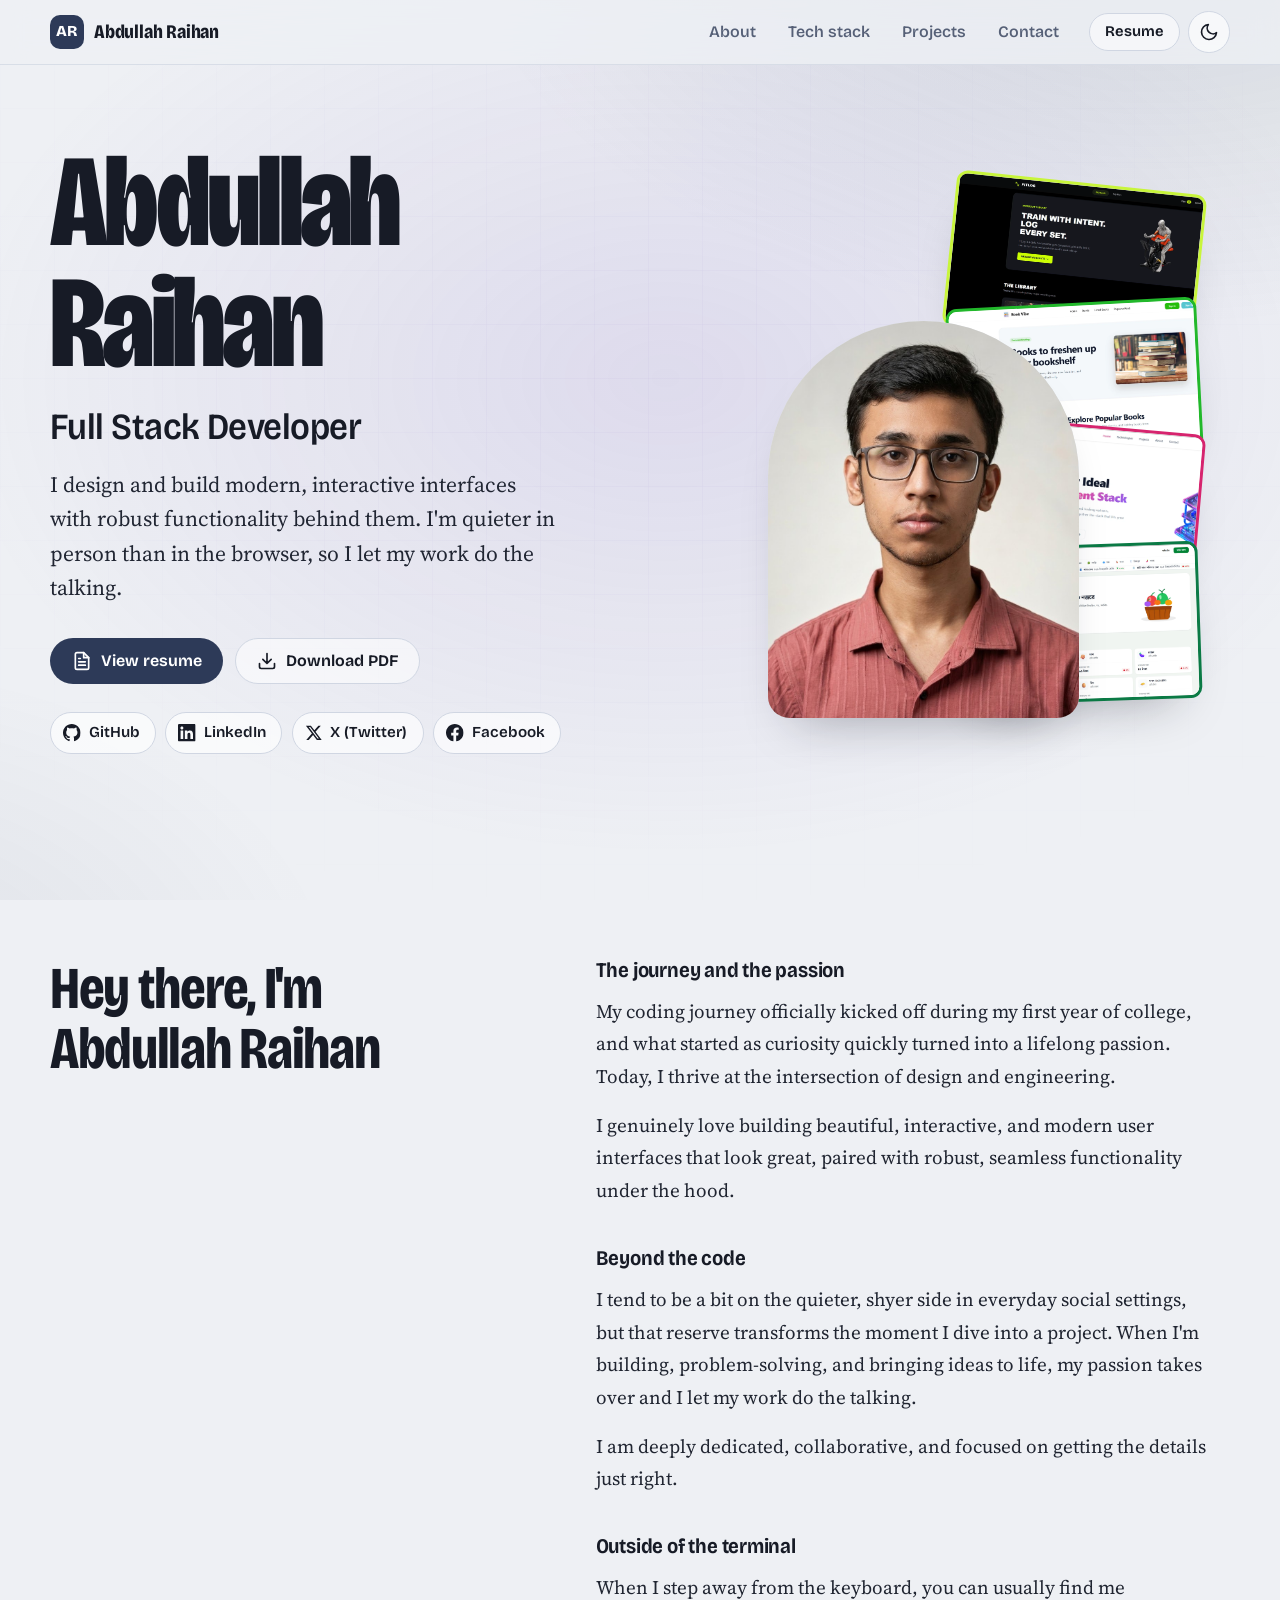
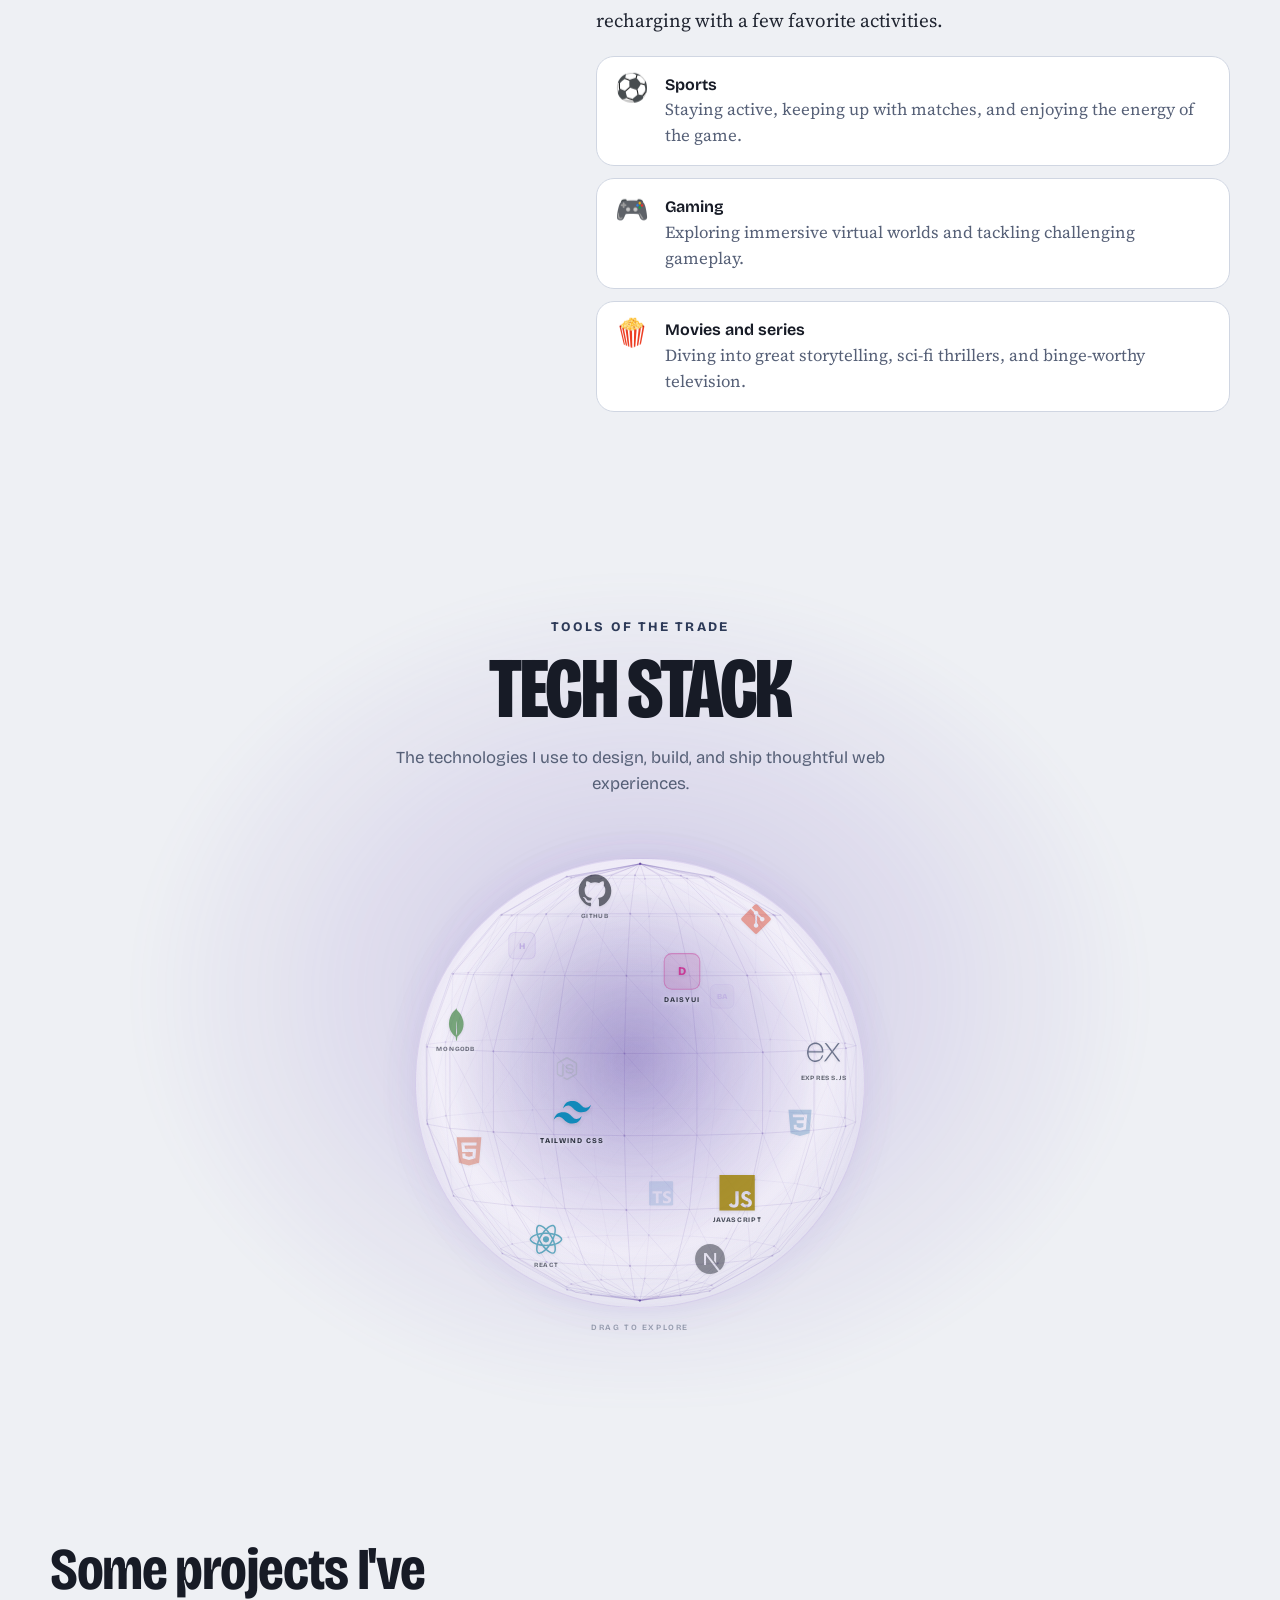
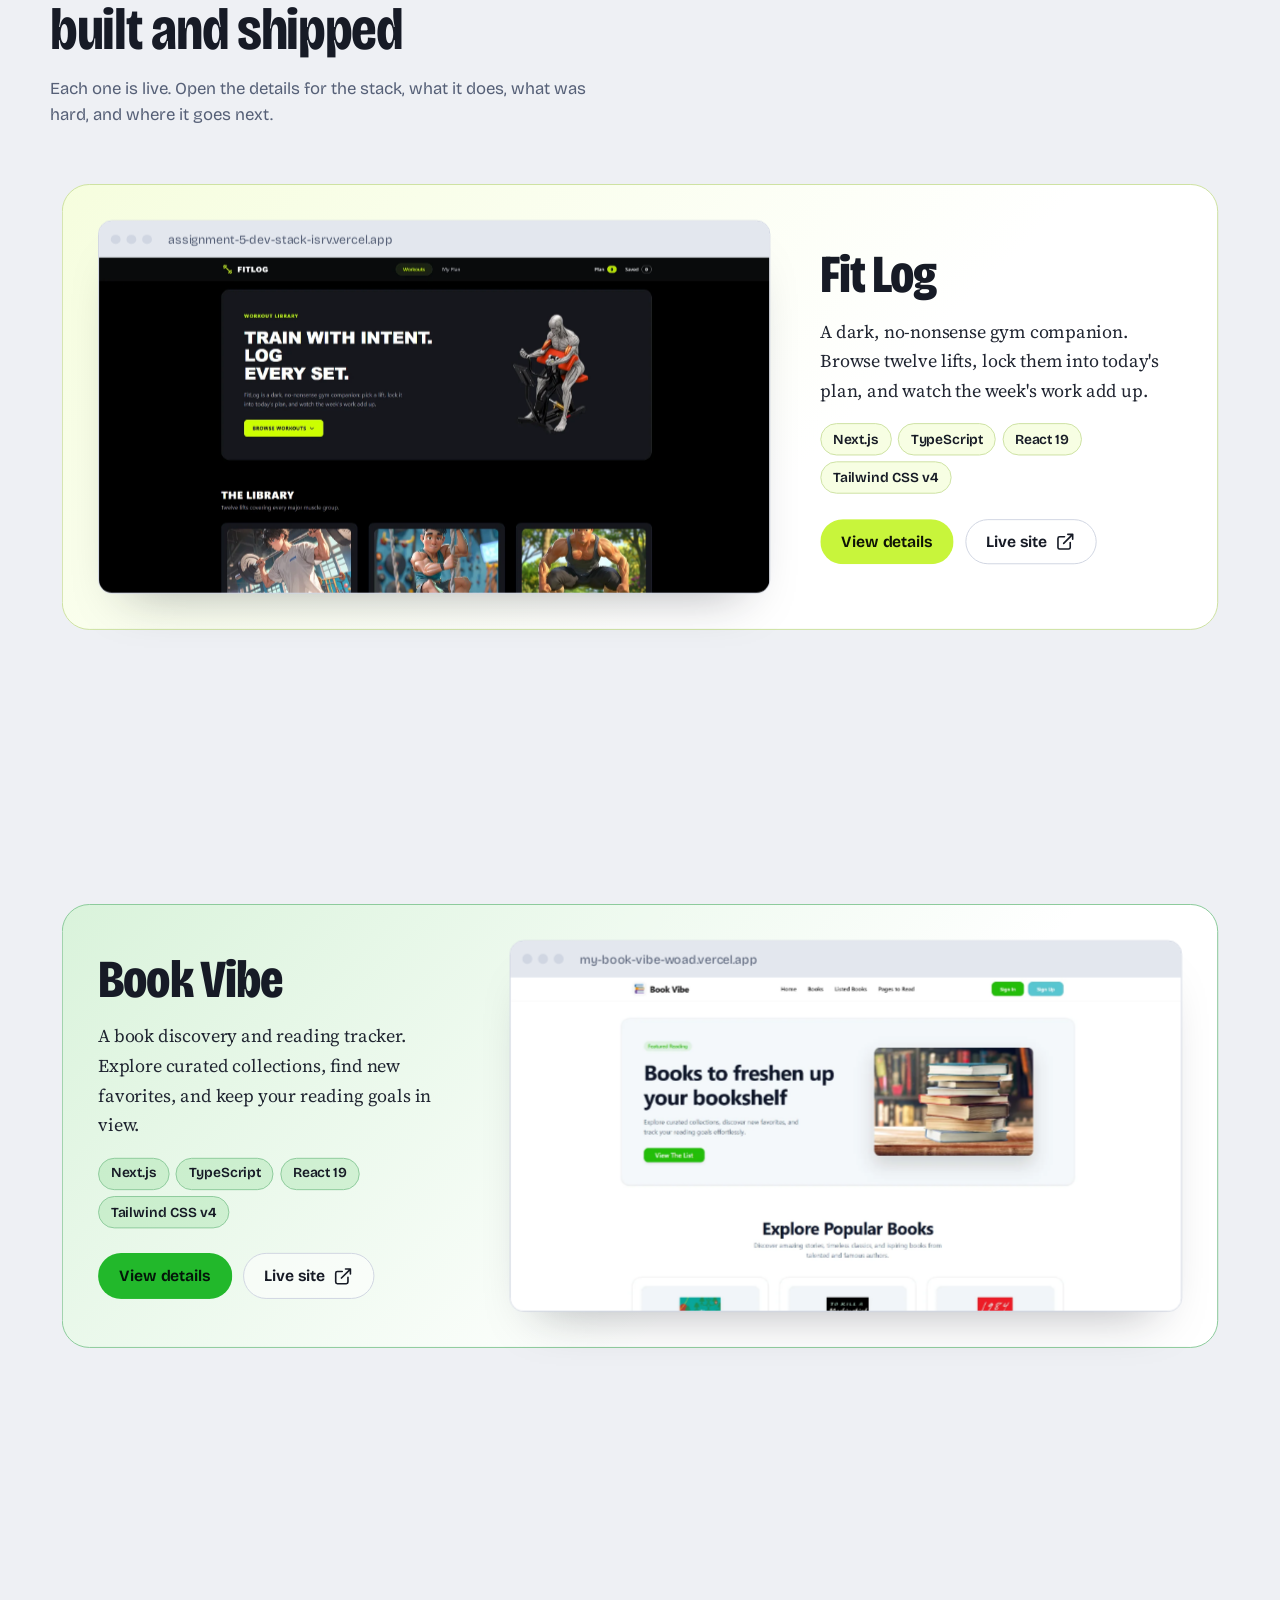
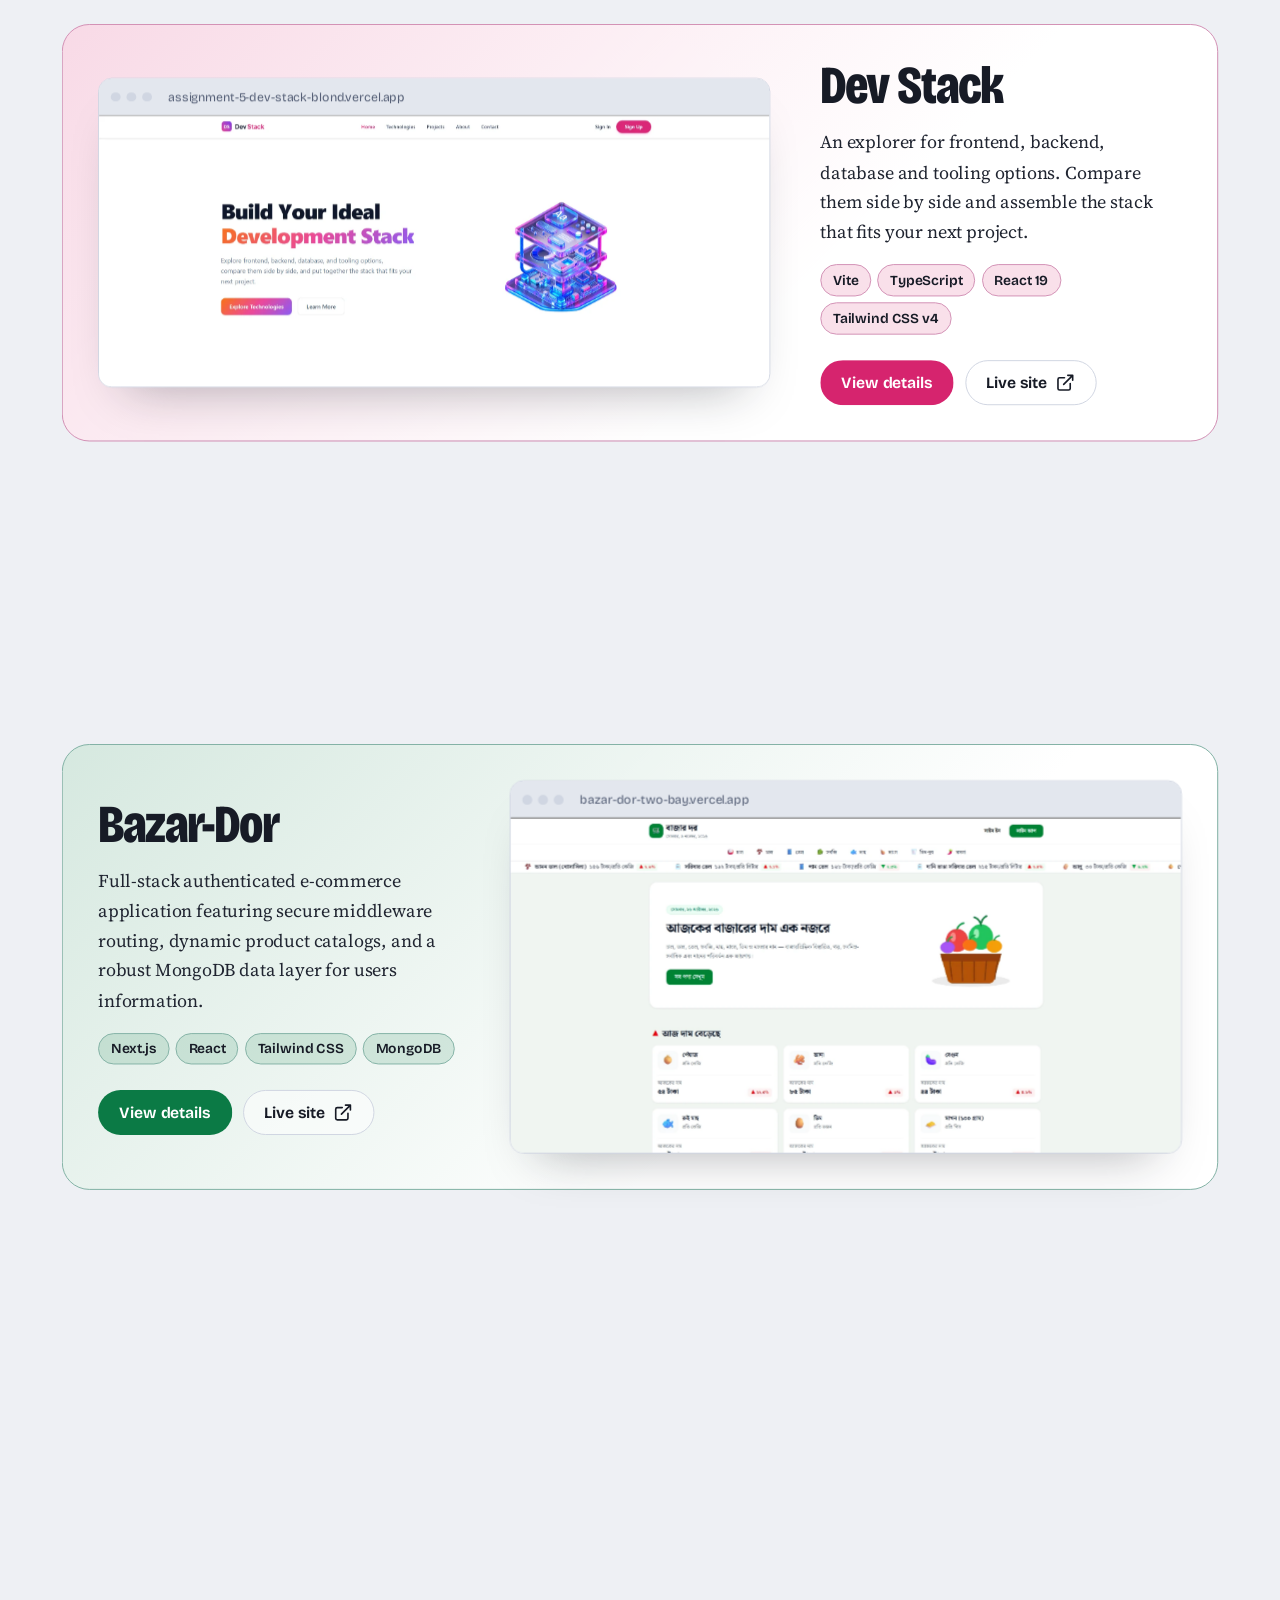
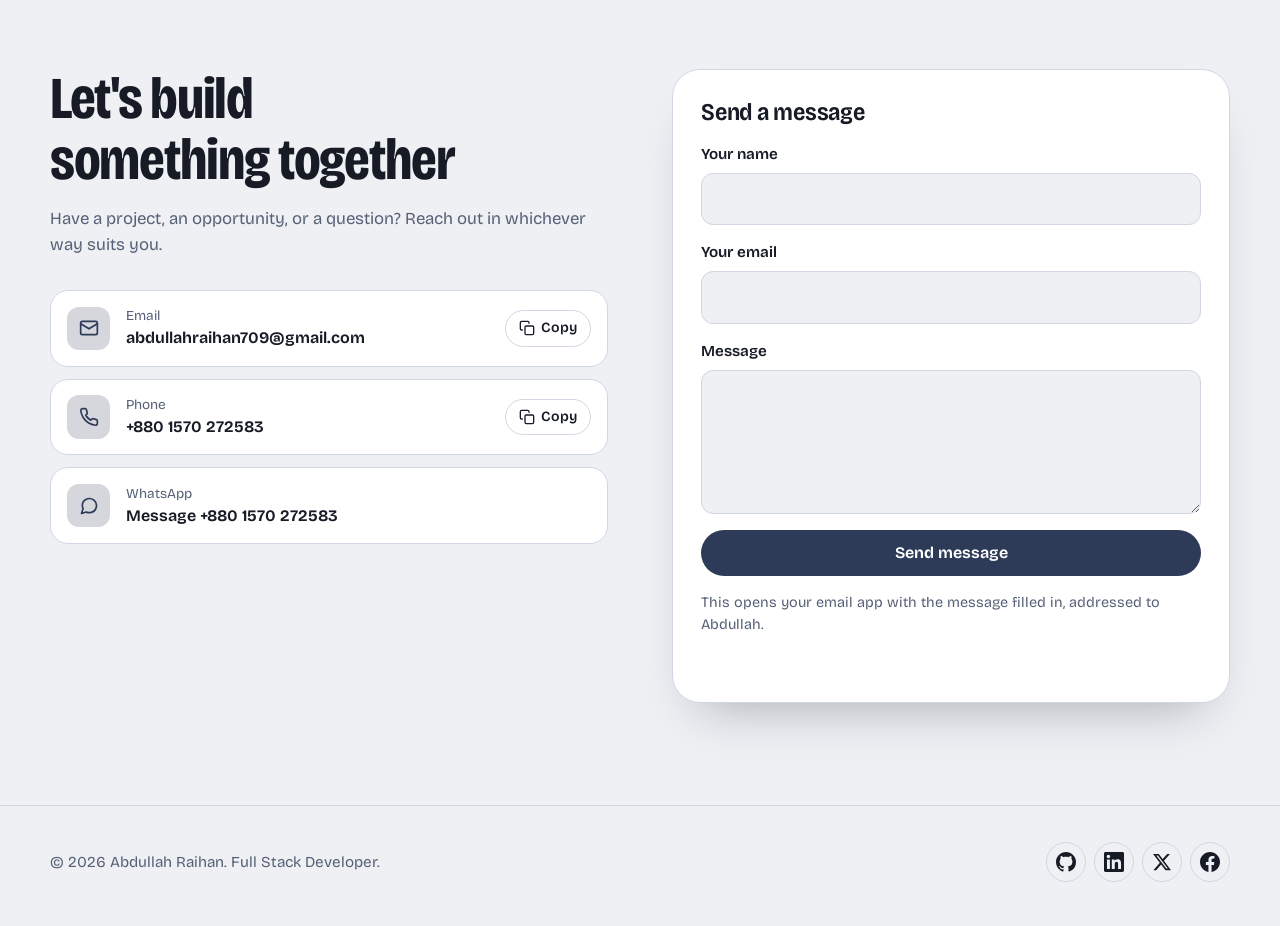
<file: public/index.html>
<!doctype html>
<html lang="en" data-theme="dark" data-accent="neutral">
<head>
  <meta charset="utf-8">
  <meta name="viewport" content="width=device-width, initial-scale=1">
  <title>Abdullah Raihan | Full Stack Developer</title>
  <meta name="description" content="Portfolio of Abdullah Raihan, a Full Stack Developer who builds modern, interactive interfaces with Next.js, React and TypeScript. See Fit Log, Book Vibe, Dev Stack and Bazar-Dor.">
  <meta name="theme-color" content="#12151d">
  <meta property="og:type" content="website">
  <meta property="og:title" content="Abdullah Raihan | Full Stack Developer">
  <meta property="og:description" content="Modern, interactive interfaces with robust functionality behind them. Projects: Fit Log, Book Vibe, Dev Stack, Bazar-Dor.">
  <meta name="twitter:card" content="summary">
  <link rel="icon" href="data:image/svg+xml,%3Csvg xmlns='http://www.w3.org/2000/svg' viewBox='0 0 64 64'%3E%3Crect width='64' height='64' rx='14' fill='%232d3a58'/%3E%3Ctext x='32' y='43' font-family='Arial,sans-serif' font-size='30' font-weight='700' text-anchor='middle' fill='white'%3EAR%3C/text%3E%3C/svg%3E">

  <script>
    /* Set the theme before first paint so there is no flash. */
    (function () {
      try {
        var t = localStorage.getItem("theme");
        if (!t) t = matchMedia("(prefers-color-scheme: light)").matches ? "light" : "dark";
        document.documentElement.dataset.theme = t;
      } catch (e) {}
    })();
  </script>
  <link rel="preconnect" href="https://fonts.googleapis.com">
  <link rel="preconnect" href="https://fonts.gstatic.com" crossorigin>
  <link href="https://fonts.googleapis.com/css2?family=Bricolage+Grotesque:opsz,wdth,wght@12..96,75..100,200..800&family=Source+Serif+4:opsz,wght@8..60,400..700&display=swap" rel="stylesheet">
  <link rel="stylesheet" href="assets/styles.css">

  <script type="application/ld+json">
  {
    "@context": "https://schema.org",
    "@type": "Person",
    "name": "Abdullah Raihan",
    "jobTitle": "Full Stack Developer",
    "email": "mailto:abdullahraihan709@gmail.com",
    "image": "My-Profile-photo.jpg",
    "sameAs": [
      "https://github.com/abdullahraihan709-maker",
      "https://www.linkedin.com/in/abdullah-raihan-bd",
      "https://x.com/AbDuLlAhRM07",
      "https://www.facebook.com/abdullah.raihan.5055"
    ]
  }
  </script>
</head>
<body>
  <svg id="sprite" xmlns="http://www.w3.org/2000/svg" width="0" height="0" style="position:absolute" aria-hidden="true" focusable="false">
    <symbol id="i-github" viewBox="0 0 16 16"><path d="M8 0C3.58 0 0 3.58 0 8c0 3.54 2.29 6.53 5.47 7.59.4.07.55-.17.55-.38 0-.19-.01-.82-.01-1.49-2.01.37-2.53-.49-2.69-.94-.09-.23-.48-.94-.82-1.13-.28-.15-.68-.52-.01-.53.63-.01 1.08.58 1.23.82.72 1.21 1.87.87 2.33.66.07-.52.28-.87.51-1.07-1.78-.2-3.64-.89-3.64-3.95 0-.87.31-1.59.82-2.15-.08-.2-.36-1.02.08-2.12 0 0 .67-.21 2.2.82.64-.18 1.32-.27 2-.27.68 0 1.36.09 2 .27 1.53-1.04 2.2-.82 2.2-.82.44 1.1.16 1.92.08 2.12.51.56.82 1.27.82 2.15 0 3.07-1.87 3.75-3.65 3.95.29.25.54.73.54 1.48 0 1.07-.01 1.93-.01 2.2 0 .21.15.46.55.38A8.013 8.013 0 0016 8c0-4.42-3.58-8-8-8z"/></symbol>
    <symbol id="i-linkedin" viewBox="0 0 24 24"><path d="M20.447 20.452h-3.554v-5.569c0-1.328-.027-3.037-1.852-3.037-1.853 0-2.136 1.445-2.136 2.939v5.667H9.351V9h3.414v1.561h.046c.477-.9 1.637-1.85 3.37-1.85 3.601 0 4.267 2.37 4.267 5.455v6.286zM5.337 7.433c-1.144 0-2.063-.926-2.063-2.065 0-1.138.92-2.063 2.063-2.063 1.14 0 2.064.925 2.064 2.063 0 1.139-.925 2.065-2.064 2.065zm1.782 13.019H3.555V9h3.564v11.452zM22.225 0H1.771C.792 0 0 .774 0 1.729v20.542C0 23.227.792 24 1.771 24h20.451C23.2 24 24 23.227 24 22.271V1.729C24 .774 23.2 0 22.222 0h.003z"/></symbol>
    <symbol id="i-x" viewBox="0 0 24 24"><path d="M18.244 2.25h3.308l-7.227 8.26 8.502 11.24H16.17l-5.214-6.817L4.99 21.75H1.68l7.73-8.835L1.254 2.25H8.08l4.713 6.231zm-1.161 17.52h1.833L7.084 4.126H5.117z"/></symbol>
    <symbol id="i-facebook" viewBox="0 0 24 24"><path d="M24 12.073c0-6.627-5.373-12-12-12s-12 5.373-12 12c0 5.99 4.388 10.954 10.125 11.854v-8.385H7.078v-3.47h3.047V9.43c0-3.007 1.792-4.669 4.533-4.669 1.312 0 2.686.235 2.686.235v2.953H15.83c-1.491 0-1.956.925-1.956 1.874v2.25h3.328l-.532 3.47h-2.796v8.385C19.612 23.027 24 18.062 24 12.073z"/></symbol>
    <symbol id="i-mail" viewBox="0 0 24 24"><rect x="2" y="4" width="20" height="16" rx="2"/><path d="m22 7-10 6L2 7"/></symbol>
    <symbol id="i-phone" viewBox="0 0 24 24"><path d="M22 16.92v3a2 2 0 0 1-2.18 2 19.79 19.79 0 0 1-8.63-3.07 19.5 19.5 0 0 1-6-6 19.79 19.79 0 0 1-3.07-8.67A2 2 0 0 1 4.11 2h3a2 2 0 0 1 2 1.72 12.84 12.84 0 0 0 .7 2.81 2 2 0 0 1-.45 2.11L8.09 9.91a16 16 0 0 0 6 6l1.27-1.27a2 2 0 0 1 2.11-.45 12.84 12.84 0 0 0 2.81.7A2 2 0 0 1 22 16.92z"/></symbol>
    <symbol id="i-chat" viewBox="0 0 24 24"><path d="M21 11.5a8.38 8.38 0 0 1-.9 3.8 8.5 8.5 0 0 1-7.6 4.7 8.38 8.38 0 0 1-3.8-.9L3 21l1.9-5.7a8.38 8.38 0 0 1-.9-3.8 8.5 8.5 0 0 1 4.7-7.6 8.38 8.38 0 0 1 3.8-.9h.5a8.48 8.48 0 0 1 8 8v.5z"/></symbol>
    <symbol id="i-sun" viewBox="0 0 24 24"><circle cx="12" cy="12" r="4"/><path d="M12 2v2M12 20v2M4.93 4.93l1.41 1.41M17.66 17.66l1.41 1.41M2 12h2M20 12h2M6.34 17.66l-1.41 1.41M19.07 4.93l-1.41 1.41"/></symbol>
    <symbol id="i-moon" viewBox="0 0 24 24"><path d="M21 12.79A9 9 0 1 1 11.21 3 7 7 0 0 0 21 12.79z"/></symbol>
    <symbol id="i-menu" viewBox="0 0 24 24"><path d="M3 6h18M3 12h18M3 18h18"/></symbol>
    <symbol id="i-close" viewBox="0 0 24 24"><path d="M18 6 6 18M6 6l12 12"/></symbol>
    <symbol id="i-external" viewBox="0 0 24 24"><path d="M18 13v6a2 2 0 0 1-2 2H5a2 2 0 0 1-2-2V8a2 2 0 0 1 2-2h6M15 3h6v6M10 14 21 3"/></symbol>
    <symbol id="i-copy" viewBox="0 0 24 24"><rect x="9" y="9" width="13" height="13" rx="2"/><path d="M5 15H4a2 2 0 0 1-2-2V4a2 2 0 0 1 2-2h9a2 2 0 0 1 2 2v1"/></symbol>
    <symbol id="i-check" viewBox="0 0 24 24"><path d="M20 6 9 17l-5-5"/></symbol>
    <symbol id="i-download" viewBox="0 0 24 24"><path d="M21 15v4a2 2 0 0 1-2 2H5a2 2 0 0 1-2-2v-4M7 10l5 5 5-5M12 15V3"/></symbol>
    <symbol id="i-file" viewBox="0 0 24 24"><path d="M14 2H6a2 2 0 0 0-2 2v16a2 2 0 0 0 2 2h12a2 2 0 0 0 2-2V8z"/><path d="M14 2v6h6M16 13H8M16 17H8M10 9H8"/></symbol>
    <symbol id="i-up" viewBox="0 0 24 24"><path d="M12 19V5M5 12l7-7 7 7"/></symbol>
    <symbol id="i-back" viewBox="0 0 24 24"><path d="M19 12H5M12 19l-7-7 7-7"/></symbol>
  </svg>

  <a class="skip" href="#main">Skip to content</a>

  <header class="nav" data-nav>
    <div class="container nav__inner">
      <a class="brand" href="#home" aria-label="Abdullah Raihan, back to top">
        <span class="brand__mark" aria-hidden="true">AR</span>
        <span>Abdullah Raihan</span>
      </a>

      <ul class="nav__links" id="site-menu">
        <li><a href="#about">About</a></li>
        <li><a href="#tech-stack">Tech stack</a></li>
        <li><a href="#projects">Projects</a></li>
        <li><a href="#contact">Contact</a></li>
      </ul>

      <div class="nav__actions">
        <a class="btn btn--ghost btn--small nav__resume" href="Abdullah-Raihan-Resume.pdf" target="_blank" rel="noopener">Resume</a>
        <button class="icon-btn theme-toggle" type="button" data-theme-toggle aria-label="Dark theme" aria-pressed="true">
          <svg class="icon icon--sun" aria-hidden="true"><use href="#i-sun"/></svg>
          <svg class="icon icon--moon" aria-hidden="true"><use href="#i-moon"/></svg>
        </button>
        <button class="icon-btn menu-btn" type="button" data-menu-toggle aria-expanded="false" aria-controls="site-menu" aria-label="Menu">
          <svg class="icon icon--menu" aria-hidden="true"><use href="#i-menu"/></svg>
          <svg class="icon icon--close" aria-hidden="true"><use href="#i-close"/></svg>
        </button>
      </div>
    </div>
  </header>

  <main id="main">
    <!-- Hero -->
    <section class="hero" id="home" data-accent-zone="neutral" data-nav-section>
      <div class="container hero__grid">
        <div class="hero__copy">
          <h1 class="display hero__name"><span>Abdullah</span><span>Raihan</span></h1>
          <p class="hero__role">Full Stack Developer</p>
          <p class="lede">I design and build modern, interactive interfaces with robust functionality behind them. I'm quieter in person than in the browser, so I let my work do the talking.</p>

          <div class="hero__actions">
            <a class="btn btn--primary" href="Abdullah-Raihan-Resume.pdf" target="_blank" rel="noopener">
              <svg class="icon" aria-hidden="true"><use href="#i-file"/></svg>View resume
            </a>
            <a class="btn btn--ghost" href="Abdullah-Raihan-Resume.pdf" download="Abdullah-Raihan-Resume.pdf">
              <svg class="icon" aria-hidden="true"><use href="#i-download"/></svg>Download PDF
            </a>
          </div>

          <ul class="social" aria-label="Social links">
            <li><a href="https://github.com/abdullahraihan709-maker" target="_blank" rel="noopener"><svg class="icon icon--fill" aria-hidden="true"><use href="#i-github"/></svg>GitHub</a></li>
            <li><a href="https://www.linkedin.com/in/abdullah-raihan-bd" target="_blank" rel="noopener"><svg class="icon icon--fill" aria-hidden="true"><use href="#i-linkedin"/></svg>LinkedIn</a></li>
            <li><a href="https://x.com/AbDuLlAhRM07" target="_blank" rel="noopener"><svg class="icon icon--fill" aria-hidden="true"><use href="#i-x"/></svg>X (Twitter)</a></li>
            <li><a href="https://www.facebook.com/abdullah.raihan.5055" target="_blank" rel="noopener"><svg class="icon icon--fill" aria-hidden="true"><use href="#i-facebook"/></svg>Facebook</a></li>
          </ul>
        </div>

        <div class="hero__visual">
          <a class="peek peek--1" href="#project-fitlog" data-project="fitlog" aria-label="Jump to the Fit Log project">
            <img src="Project-1-image.webp" alt="" width="1893" height="946">
          </a>
          <a class="peek peek--2" href="#project-bookvibe" data-project="bookvibe" aria-label="Jump to the Book Vibe project">
            <img src="Project-2-image.webp" alt="" width="1891" height="942">
          </a>
          <a class="peek peek--3" href="#project-devstack" data-project="devstack" aria-label="Jump to the Dev Stack project">
            <img src="Project-3-image.webp" alt="" width="1895" height="770">
          </a>
          <a class="peek peek--4" href="#project-bazardor" data-project="bazardor" aria-label="Jump to the Bazar-Dor project">
            <img src="Project-4-image.webp" alt="" width="1903" height="953">
          </a>
          <figure class="portrait">
            <img src="My-Profile-photo.jpg" alt="Portrait of Abdullah Raihan, wearing glasses and a coral striped shirt" width="896" height="1200" fetchpriority="high">
          </figure>
        </div>
      </div>
    </section>

    <!-- About -->
    <section class="section" id="about" data-accent-zone="neutral" data-nav-section>
      <div class="container about__grid">
        <div class="about__head">
          <h2>Hey there, I'm Abdullah Raihan</h2>
        </div>

        <div class="prose">
          <div class="about__block">
            <h3>The journey and the passion</h3>
            <p>My coding journey officially kicked off during my first year of college, and what started as curiosity quickly turned into a lifelong passion. Today, I thrive at the intersection of design and engineering.</p>
            <p>I genuinely love building beautiful, interactive, and modern user interfaces that look great, paired with robust, seamless functionality under the hood.</p>
          </div>

          <div class="about__block">
            <h3>Beyond the code</h3>
            <p>I tend to be a bit on the quieter, shyer side in everyday social settings, but that reserve transforms the moment I dive into a project. When I'm building, problem-solving, and bringing ideas to life, my passion takes over and I let my work do the talking.</p>
            <p>I am deeply dedicated, collaborative, and focused on getting the details just right.</p>
          </div>

          <div class="about__block">
            <h3>Outside of the terminal</h3>
            <p>When I step away from the keyboard, you can usually find me recharging with a few favorite activities.</p>
            <ul class="hobbies">
              <li><span class="emoji" aria-hidden="true">⚽</span><div><strong>Sports</strong><span>Staying active, keeping up with matches, and enjoying the energy of the game.</span></div></li>
              <li><span class="emoji" aria-hidden="true">🎮</span><div><strong>Gaming</strong><span>Exploring immersive virtual worlds and tackling challenging gameplay.</span></div></li>
              <li><span class="emoji" aria-hidden="true">🍿</span><div><strong>Movies and series</strong><span>Diving into great storytelling, sci-fi thrillers, and binge-worthy television.</span></div></li>
            </ul>
          </div>
        </div>
      </div>
    </section>

    <!-- Tech stack -->
    <section class="section tech-stack" id="tech-stack" data-accent-zone="neutral" data-nav-section>
      <div class="container tech-stack__inner">
        <div class="tech-stack__head">
          <p class="eyebrow">Tools of the trade</p>
          <h2 class="display">Tech stack</h2>
          <p class="section__intro">The technologies I use to design, build, and ship thoughtful web experiences.</p>
        </div>

        <div class="tech-orbit" data-tech-orbit>
          <div
            class="tech-orbit__stage"
            role="group"
            aria-label="Rotating 3D technology skill sphere. Drag to rotate, or select a skill."
            data-orbit-stage
          >
            <div class="tech-orbit__aura" aria-hidden="true"></div>
            <div class="tech-orbit__glass" aria-hidden="true"></div>

            <svg class="tech-orbit__mesh" viewBox="-230 -230 460 460" aria-hidden="true" data-orbit-mesh>
              <defs>
                <radialGradient id="tech-orbit-glow">
                  <stop offset="0%" stop-color="currentColor" stop-opacity="0.11" />
                  <stop offset="75%" stop-color="currentColor" stop-opacity="0.05" />
                  <stop offset="100%" stop-color="currentColor" stop-opacity="0" />
                </radialGradient>
              </defs>
              <circle cx="0" cy="0" r="207" fill="url(#tech-orbit-glow)"></circle>
              <g data-orbit-paths></g>
              <g data-orbit-nodes></g>
            </svg>

            <div class="tech-orbit__skills" data-orbit-skills></div>
          </div>

          <p class="tech-orbit__hint" aria-hidden="true">Drag to explore</p>
        </div>
      </div>
    </section>

    <!-- Projects -->
    <section class="section" id="projects" data-nav-section>
      <div class="container">
        <div class="section__head">
          <h2>Some projects I've built and shipped</h2>
          <p class="section__intro">Each one is live. Open the details for the stack, what it does, what was hard, and where it goes next.</p>
        </div>

        <div class="projects">
          <!-- Project-1: FitLog -->
          <article class="project" id="project-fitlog" data-project="fitlog" data-accent-zone="fitlog">
            <a class="project__shot" href="projects/fitlog.html" tabindex="-1" aria-hidden="true" data-tilt>
              <div class="frame">
                <div class="frame__bar"><i></i><i></i><i></i><span class="frame__url">assignment-5-dev-stack-isrv.vercel.app</span></div>
                <picture>
                  <source srcset="Project-1-image.webp" type="image/webp">
                  <img src="Project-1-image.png" width="1893" height="946" loading="lazy" alt="">
                </picture>
              </div>
            </a>
            <div class="project__body">
              <h3 class="project__title">Fit Log</h3>
              <p class="project__text">A dark, no-nonsense gym companion. Browse twelve lifts, lock them into today's plan, and watch the week's work add up.</p>
              <ul class="chips" aria-label="Main technologies">
                <li>Next.js</li><li>TypeScript</li><li>React 19</li><li>Tailwind CSS v4</li>
              </ul>
              <div class="project__actions">
                <a class="btn btn--primary" href="projects/fitlog.html">View details<span class="sr"> for Fit Log</span></a>
                <a class="btn btn--ghost" href="https://assignment-5-dev-stack-isrv.vercel.app/" target="_blank" rel="noopener">Live site<span class="sr"> for Fit Log</span><svg class="icon" aria-hidden="true"><use href="#i-external"/></svg></a>
              </div>
            </div>
          </article>
          <!-- Project-2: Book Vibe -->
          <article class="project" id="project-bookvibe" data-project="bookvibe" data-accent-zone="bookvibe">
            <a class="project__shot" href="projects/book-vibe.html" tabindex="-1" aria-hidden="true" data-tilt>
              <div class="frame">
                <div class="frame__bar"><i></i><i></i><i></i><span class="frame__url">my-book-vibe-woad.vercel.app</span></div>
                <picture>
                  <source srcset="Project-2-image.webp" type="image/webp">
                  <img src="Project-2-image.png" width="1891" height="942" loading="lazy" alt="">
                </picture>
              </div>
            </a>
            <div class="project__body">
              <h3 class="project__title">Book Vibe</h3>
              <p class="project__text">A book discovery and reading tracker. Explore curated collections, find new favorites, and keep your reading goals in view.</p>
              <ul class="chips" aria-label="Main technologies">
                <li>Next.js</li><li>TypeScript</li><li>React 19</li><li>Tailwind CSS v4</li>
              </ul>
              <div class="project__actions">
                <a class="btn btn--primary" href="projects/book-vibe.html">View details<span class="sr"> for Book Vibe</span></a>
                <a class="btn btn--ghost" href="https://my-book-vibe-woad.vercel.app/" target="_blank" rel="noopener">Live site<span class="sr"> for Book Vibe</span><svg class="icon" aria-hidden="true"><use href="#i-external"/></svg></a>
              </div>
            </div>
          </article>
          <!-- Project-3: DevStack -->
          <article class="project" id="project-devstack" data-project="devstack" data-accent-zone="devstack">
            <a class="project__shot" href="projects/dev-stack.html" tabindex="-1" aria-hidden="true" data-tilt>
              <div class="frame">
                <div class="frame__bar"><i></i><i></i><i></i><span class="frame__url">assignment-5-dev-stack-blond.vercel.app</span></div>
                <picture>
                  <source srcset="Project-3-image.webp" type="image/webp">
                  <img src="Project-3-image.png" width="1895" height="770" loading="lazy" alt="">
                </picture>
              </div>
            </a>
            <div class="project__body">
              <h3 class="project__title">Dev Stack</h3>
              <p class="project__text">An explorer for frontend, backend, database and tooling options. Compare them side by side and assemble the stack that fits your next project.</p>
              <ul class="chips" aria-label="Main technologies">
                <li>Vite</li><li>TypeScript</li><li>React 19</li><li>Tailwind CSS v4</li>
              </ul>
              <div class="project__actions">
                <a class="btn btn--primary" href="projects/dev-stack.html">View details<span class="sr"> for Dev Stack</span></a>
                <a class="btn btn--ghost" href="https://assignment-5-dev-stack-blond.vercel.app/" target="_blank" rel="noopener">Live site<span class="sr"> for Dev Stack</span><svg class="icon" aria-hidden="true"><use href="#i-external"/></svg></a>
              </div>
            </div>
          </article>
          <!-- Project-4: Bazar-Dor -->
          <article class="project" id="project-bazardor" data-project="bazardor" data-accent-zone="bazardor">
            <a class="project__shot" href="projects/bazar-dor.html" tabindex="-1" aria-hidden="true" data-tilt>
              <div class="frame">
                <div class="frame__bar"><i></i><i></i><i></i><span class="frame__url">bazar-dor-two-bay.vercel.app</span></div>
                <picture>
                  <source srcset="Project-4-image.webp" type="image/webp">
                  <img src="Project-4-image.png" width="1903" height="953" loading="lazy" alt="">
                </picture>
              </div>
            </a>
            <div class="project__body">
              <h3 class="project__title">Bazar-Dor</h3>
              <p class="project__text">Full-stack authenticated e-commerce application featuring secure middleware routing, dynamic product catalogs, and a robust MongoDB data layer for users information.</p>
              <ul class="chips" aria-label="Main technologies">
                <li>Next.js</li><li>React</li><li>Tailwind CSS</li><li>MongoDB</li>
              </ul>
              <div class="project__actions">
                <a class="btn btn--primary" href="projects/bazar-dor.html">View details<span class="sr"> for Bazar-Dor</span></a>
                <a class="btn btn--ghost" href="https://bazar-dor-two-bay.vercel.app/" target="_blank" rel="noopener">Live site<span class="sr"> for Bazar-Dor</span><svg class="icon" aria-hidden="true"><use href="#i-external"/></svg></a>
              </div>
            </div>
          </article>
        </div>
      </div>
    </section>

    <!-- Contact -->
    <section class="section" id="contact" data-accent-zone="neutral" data-nav-section>
      <div class="container contact__grid">
        <div>
          <h2>Let's build something together</h2>
          <p class="section__intro">Have a project, an opportunity, or a question? Reach out in whichever way suits you.</p>

          <ul class="reach">
            <li>
              <span class="reach__icon"><svg class="icon" aria-hidden="true"><use href="#i-mail"/></svg></span>
              <div class="reach__text">
                <span class="reach__label">Email</span>
                <a class="reach__value" href="mailto:abdullahraihan709@gmail.com">abdullahraihan709@gmail.com</a>
              </div>
              <button class="copy" type="button" data-copy="abdullahraihan709@gmail.com" aria-label="Copy email address">
                <svg class="icon icon--copy" aria-hidden="true"><use href="#i-copy"/></svg>
                <svg class="icon icon--check" aria-hidden="true"><use href="#i-check"/></svg>
                <span data-copy-label>Copy</span>
              </button>
            </li>
            <li>
              <span class="reach__icon"><svg class="icon" aria-hidden="true"><use href="#i-phone"/></svg></span>
              <div class="reach__text">
                <span class="reach__label">Phone</span>
                <a class="reach__value" href="tel:+8801570272583">+880 1570 272583</a>
              </div>
              <button class="copy" type="button" data-copy="+8801570272583" aria-label="Copy phone number">
                <svg class="icon icon--copy" aria-hidden="true"><use href="#i-copy"/></svg>
                <svg class="icon icon--check" aria-hidden="true"><use href="#i-check"/></svg>
                <span data-copy-label>Copy</span>
              </button>
            </li>
            <li>
              <span class="reach__icon"><svg class="icon" aria-hidden="true"><use href="#i-chat"/></svg></span>
              <div class="reach__text">
                <span class="reach__label">WhatsApp</span>
                <a class="reach__value" href="https://wa.me/8801570272583" target="_blank" rel="noopener">Message +880 1570 272583</a>
              </div>
            </li>
          </ul>
        </div>

        <form class="form" data-contact-form novalidate>
          <h3>Send a message</h3>
          <div class="field">
            <label for="f-name">Your name</label>
            <input id="f-name" name="name" type="text" autocomplete="name" required>
          </div>
          <div class="field">
            <label for="f-email">Your email</label>
            <input id="f-email" name="email" type="email" autocomplete="email" required>
          </div>
          <div class="field">
            <label for="f-message">Message</label>
            <textarea id="f-message" name="message" required></textarea>
          </div>
          <button class="btn btn--primary" type="submit">Send message</button>
          <p class="form__note">This opens your email app with the message filled in, addressed to Abdullah.</p>
          <p class="form__status" role="status" aria-live="polite" data-form-status></p>
        </form>
      </div>
    </section>
  </main>

  <footer class="footer">
    <div class="container footer__inner">
      <p>&copy; <span data-year>2026</span> Abdullah Raihan. Full Stack Developer.</p>
      <ul class="footer__links" aria-label="Social links">
        <li><a href="https://github.com/abdullahraihan709-maker" target="_blank" rel="noopener" aria-label="GitHub"><svg class="icon icon--fill" aria-hidden="true"><use href="#i-github"/></svg></a></li>
        <li><a href="https://www.linkedin.com/in/abdullah-raihan-bd" target="_blank" rel="noopener" aria-label="LinkedIn"><svg class="icon icon--fill" aria-hidden="true"><use href="#i-linkedin"/></svg></a></li>
        <li><a href="https://x.com/AbDuLlAhRM07" target="_blank" rel="noopener" aria-label="X (Twitter)"><svg class="icon icon--fill" aria-hidden="true"><use href="#i-x"/></svg></a></li>
        <li><a href="https://www.facebook.com/abdullah.raihan.5055" target="_blank" rel="noopener" aria-label="Facebook"><svg class="icon icon--fill" aria-hidden="true"><use href="#i-facebook"/></svg></a></li>
      </ul>
    </div>
  </footer>

  <button class="icon-btn totop" type="button" data-totop hidden aria-label="Back to top">
    <svg class="icon" aria-hidden="true"><use href="#i-up"/></svg>
  </button>

  <script src="assets/main.js" defer></script>
  <script src="assets/tech-orbit.js" defer></script>
</body>
</html>
</file>
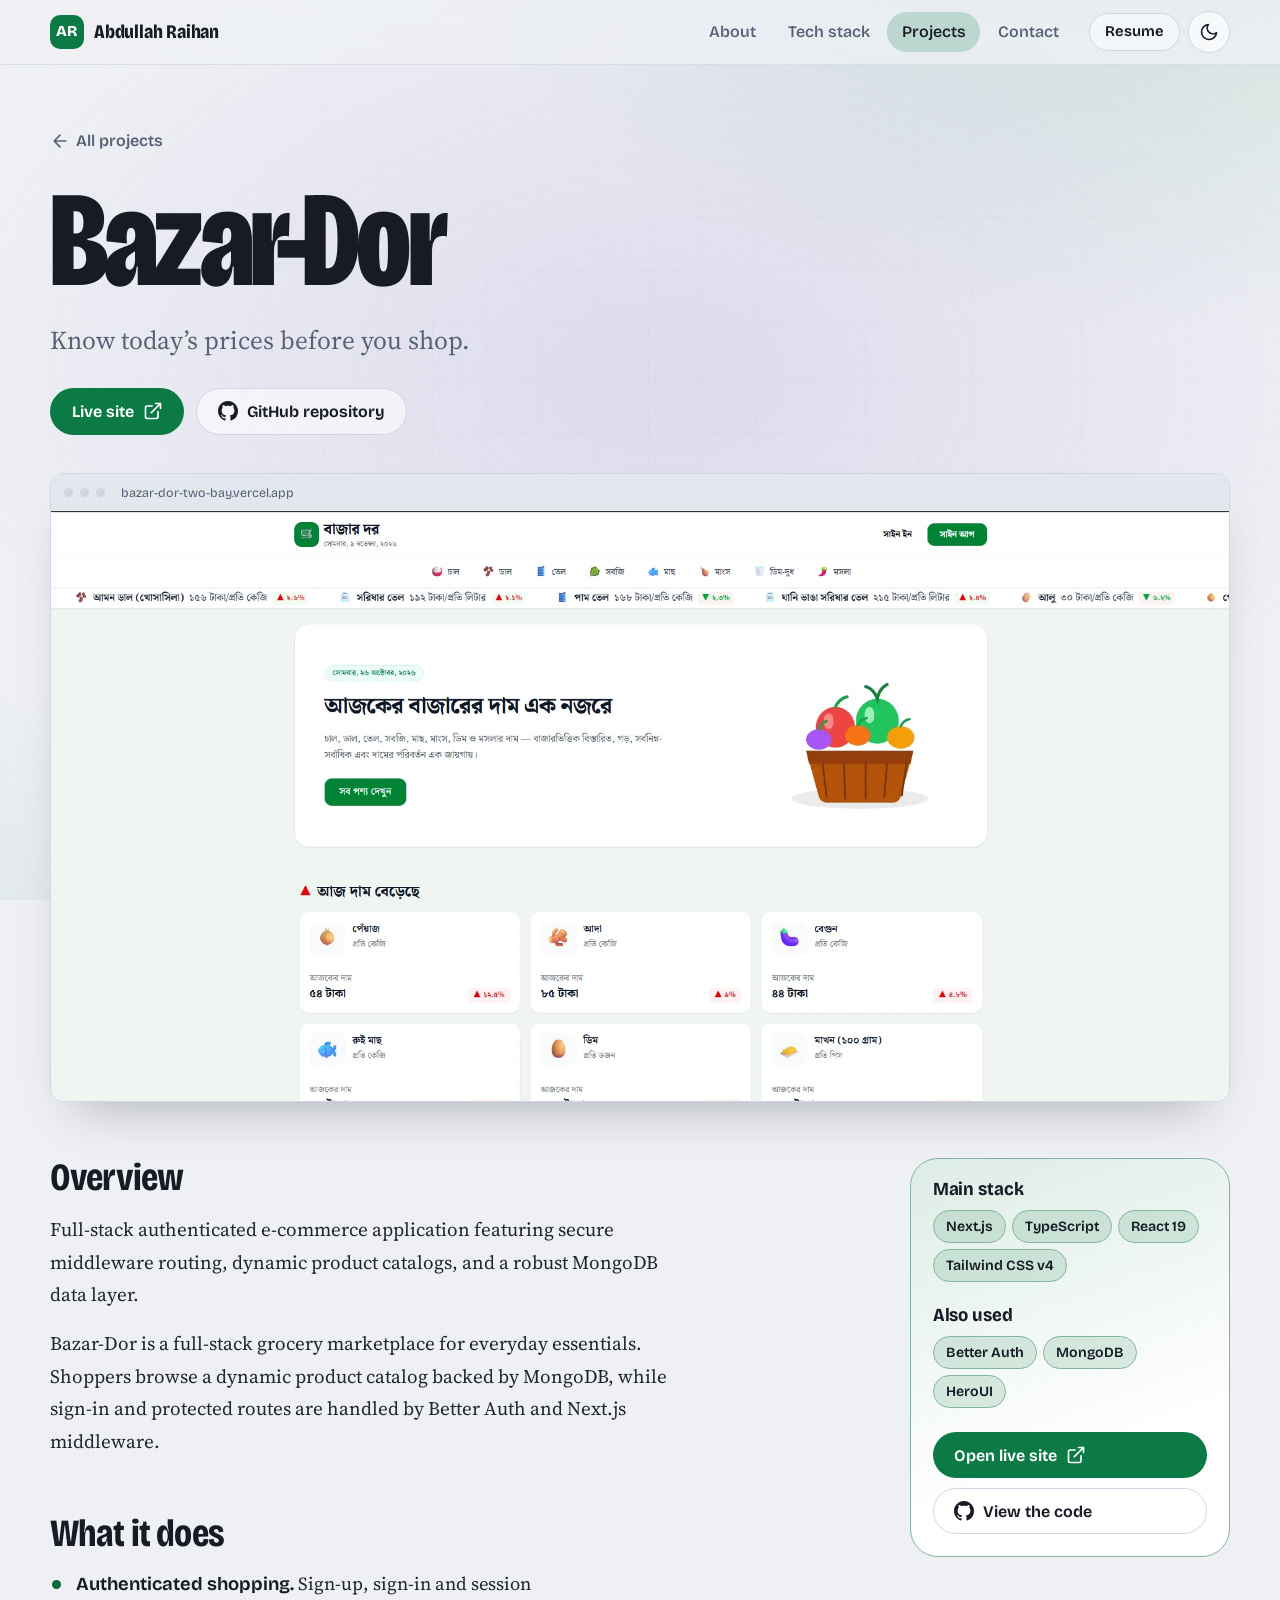
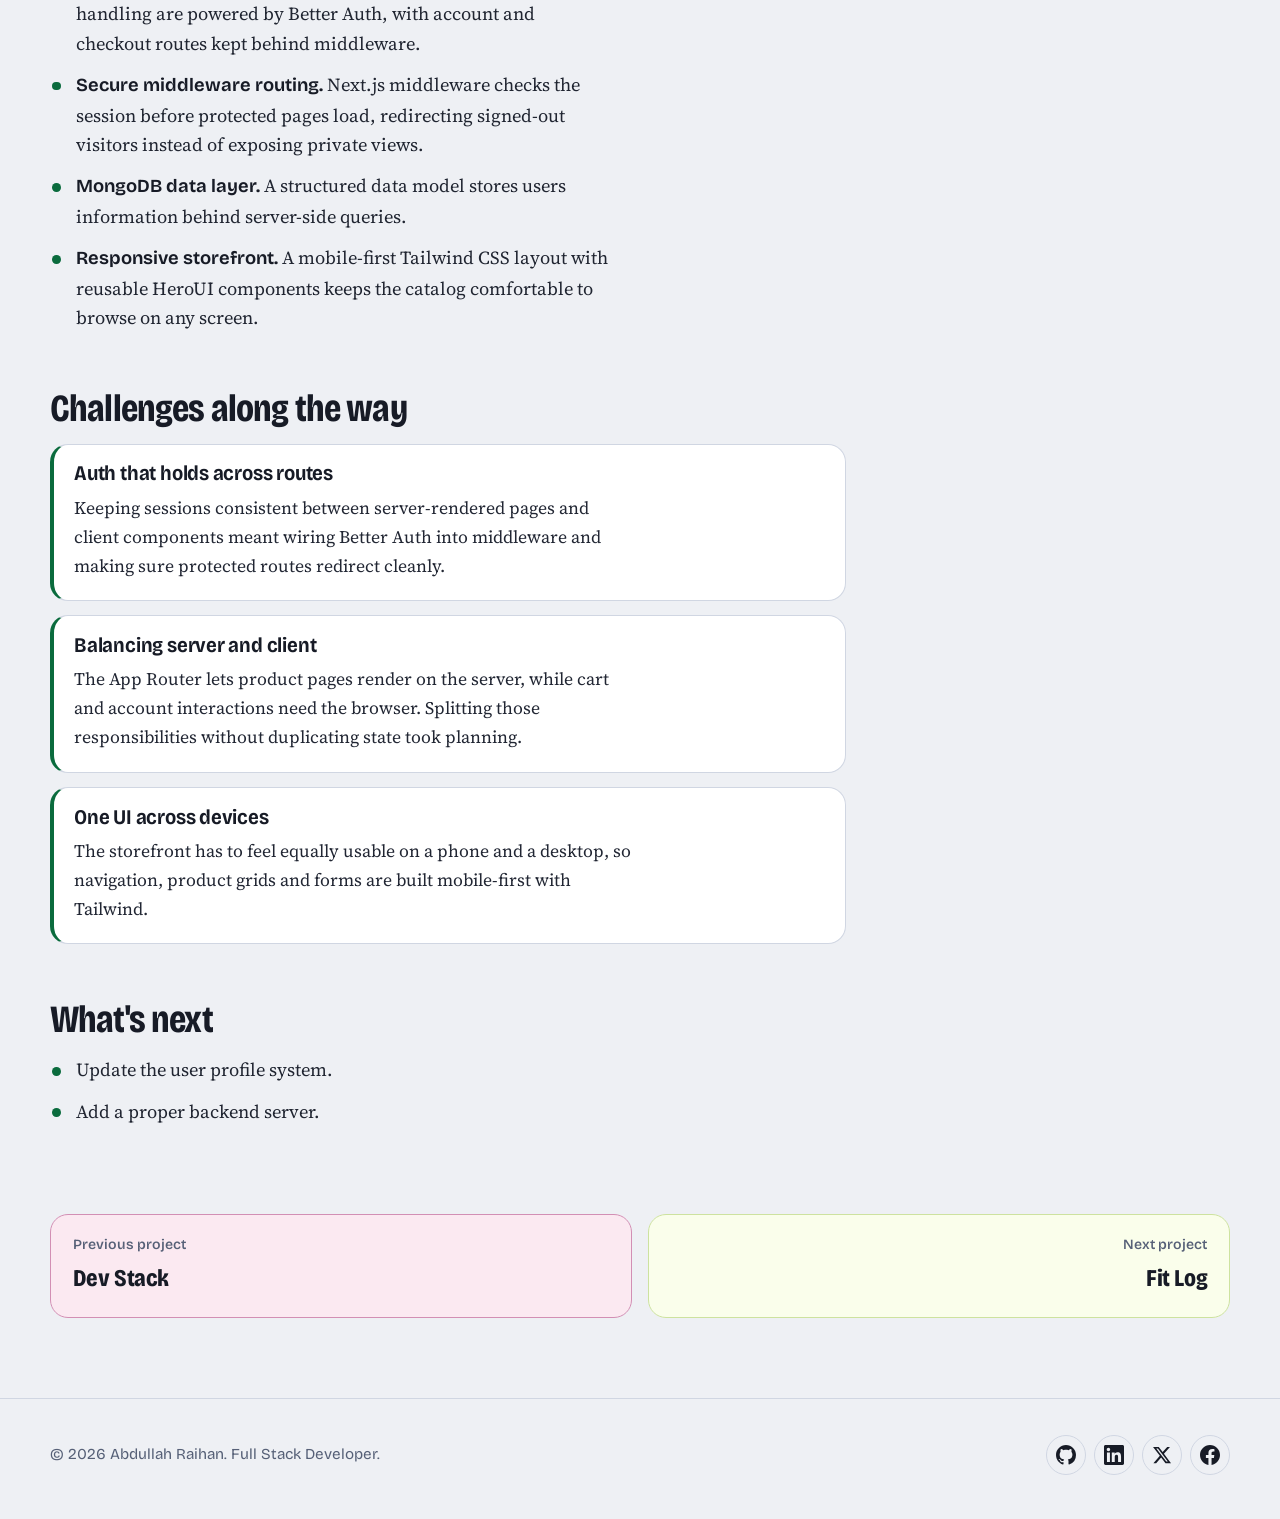
<file: public/projects/bazar-dor.html>
<!doctype html>
<html lang="en" data-theme="dark" data-accent="bazardor">
<head>
  <meta charset="utf-8">
  <meta name="viewport" content="width=device-width, initial-scale=1">
  <title>Bazar-Dor | Abdullah Raihan</title>
  <meta name="description" content="Full-stack authenticated e-commerce application featuring secure middleware routing, dynamic product catalogs, and a robust MongoDB data layer. A project by Abdullah Raihan, Full Stack Developer.">
  <meta name="theme-color" content="#12151d">
  <meta property="og:type" content="article">
  <meta property="og:title" content="Bazar-Dor | Abdullah Raihan">
  <meta property="og:description" content="Full-stack authenticated e-commerce application featuring secure middleware routing, dynamic product catalogs, and a robust MongoDB data layer.">
  <link rel="icon" href="data:image/svg+xml,%3Csvg xmlns='http://www.w3.org/2000/svg' viewBox='0 0 64 64'%3E%3Crect width='64' height='64' rx='14' fill='%232d3a58'/%3E%3Ctext x='32' y='43' font-family='Arial,sans-serif' font-size='30' font-weight='700' text-anchor='middle' fill='white'%3EAR%3C/text%3E%3C/svg%3E">
  <script>
    (function () {
      try {
        var t = localStorage.getItem("theme");
        if (!t) t = matchMedia("(prefers-color-scheme: light)").matches ? "light" : "dark";
        document.documentElement.dataset.theme = t;
      } catch (e) {}
    })();
  </script>
  <link rel="preconnect" href="https://fonts.googleapis.com">
  <link rel="preconnect" href="https://fonts.gstatic.com" crossorigin>
  <link href="https://fonts.googleapis.com/css2?family=Bricolage+Grotesque:opsz,wdth,wght@12..96,75..100,200..800&family=Source+Serif+4:opsz,wght@8..60,400..700&display=swap" rel="stylesheet">
  <link rel="stylesheet" href="../assets/styles.css">
</head>
<body>
  <svg id="sprite" xmlns="http://www.w3.org/2000/svg" width="0" height="0" style="position:absolute" aria-hidden="true" focusable="false">
    <symbol id="i-github" viewBox="0 0 16 16"><path d="M8 0C3.58 0 0 3.58 0 8c0 3.54 2.29 6.53 5.47 7.59.4.07.55-.17.55-.38 0-.19-.01-.82-.01-1.49-2.01.37-2.53-.49-2.69-.94-.09-.23-.48-.94-.82-1.13-.28-.15-.68-.52-.01-.53.63-.01 1.08.58 1.23.82.72 1.21 1.87.87 2.33.66.07-.52.28-.87.51-1.07-1.78-.2-3.64-.89-3.64-3.95 0-.87.31-1.59.82-2.15-.08-.2-.36-1.02.08-2.12 0 0 .67-.21 2.2.82.64-.18 1.32-.27 2-.27.68 0 1.36.09 2 .27 1.53-1.04 2.2-.82 2.2-.82.44 1.1.16 1.92.08 2.12.51.56.82 1.27.82 2.15 0 3.07-1.87 3.75-3.65 3.95.29.25.54.73.54 1.48 0 1.07-.01 1.93-.01 2.2 0 .21.15.46.55.38A8.013 8.013 0 0016 8c0-4.42-3.58-8-8-8z"/></symbol>
    <symbol id="i-linkedin" viewBox="0 0 24 24"><path d="M20.447 20.452h-3.554v-5.569c0-1.328-.027-3.037-1.852-3.037-1.853 0-2.136 1.445-2.136 2.939v5.667H9.351V9h3.414v1.561h.046c.477-.9 1.637-1.85 3.37-1.85 3.601 0 4.267 2.37 4.267 5.455v6.286zM5.337 7.433c-1.144 0-2.063-.926-2.063-2.065 0-1.138.92-2.063 2.063-2.063 1.14 0 2.064.925 2.064 2.063 0 1.139-.925 2.065-2.064 2.065zm1.782 13.019H3.555V9h3.564v11.452zM22.225 0H1.771C.792 0 0 .774 0 1.729v20.542C0 23.227.792 24 1.771 24h20.451C23.2 24 24 23.227 24 22.271V1.729C24 .774 23.2 0 22.222 0h.003z"/></symbol>
    <symbol id="i-x" viewBox="0 0 24 24"><path d="M18.244 2.25h3.308l-7.227 8.26 8.502 11.24H16.17l-5.214-6.817L4.99 21.75H1.68l7.73-8.835L1.254 2.25H8.08l4.713 6.231zm-1.161 17.52h1.833L7.084 4.126H5.117z"/></symbol>
    <symbol id="i-facebook" viewBox="0 0 24 24"><path d="M24 12.073c0-6.627-5.373-12-12-12s-12 5.373-12 12c0 5.99 4.388 10.954 10.125 11.854v-8.385H7.078v-3.47h3.047V9.43c0-3.007 1.792-4.669 4.533-4.669 1.312 0 2.686.235 2.686.235v2.953H15.83c-1.491 0-1.956.925-1.956 1.874v2.25h3.328l-.532 3.47h-2.796v8.385C19.612 23.027 24 18.062 24 12.073z"/></symbol>
    <symbol id="i-mail" viewBox="0 0 24 24"><rect x="2" y="4" width="20" height="16" rx="2"/><path d="m22 7-10 6L2 7"/></symbol>
    <symbol id="i-phone" viewBox="0 0 24 24"><path d="M22 16.92v3a2 2 0 0 1-2.18 2 19.79 19.79 0 0 1-8.63-3.07 19.5 19.5 0 0 1-6-6 19.79 19.79 0 0 1-3.07-8.67A2 2 0 0 1 4.11 2h3a2 2 0 0 1 2 1.72 12.84 12.84 0 0 0 .7 2.81 2 2 0 0 1-.45 2.11L8.09 9.91a16 16 0 0 0 6 6l1.27-1.27a2 2 0 0 1 2.11-.45 12.84 12.84 0 0 0 2.81.7A2 2 0 0 1 22 16.92z"/></symbol>
    <symbol id="i-chat" viewBox="0 0 24 24"><path d="M21 11.5a8.38 8.38 0 0 1-.9 3.8 8.5 8.5 0 0 1-7.6 4.7 8.38 8.38 0 0 1-3.8-.9L3 21l1.9-5.7a8.38 8.38 0 0 1-.9-3.8 8.5 8.5 0 0 1 4.7-7.6 8.38 8.38 0 0 1 3.8-.9h.5a8.48 8.48 0 0 1 8 8v.5z"/></symbol>
    <symbol id="i-sun" viewBox="0 0 24 24"><circle cx="12" cy="12" r="4"/><path d="M12 2v2M12 20v2M4.93 4.93l1.41 1.41M17.66 17.66l1.41 1.41M2 12h2M20 12h2M6.34 17.66l-1.41 1.41M19.07 4.93l-1.41 1.41"/></symbol>
    <symbol id="i-moon" viewBox="0 0 24 24"><path d="M21 12.79A9 9 0 1 1 11.21 3 7 7 0 0 0 21 12.79z"/></symbol>
    <symbol id="i-menu" viewBox="0 0 24 24"><path d="M3 6h18M3 12h18M3 18h18"/></symbol>
    <symbol id="i-close" viewBox="0 0 24 24"><path d="M18 6 6 18M6 6l12 12"/></symbol>
    <symbol id="i-external" viewBox="0 0 24 24"><path d="M18 13v6a2 2 0 0 1-2 2H5a2 2 0 0 1-2-2V8a2 2 0 0 1 2-2h6M15 3h6v6M10 14 21 3"/></symbol>
    <symbol id="i-copy" viewBox="0 0 24 24"><rect x="9" y="9" width="13" height="13" rx="2"/><path d="M5 15H4a2 2 0 0 1-2-2V4a2 2 0 0 1 2-2h9a2 2 0 0 1 2 2v1"/></symbol>
    <symbol id="i-check" viewBox="0 0 24 24"><path d="M20 6 9 17l-5-5"/></symbol>
    <symbol id="i-download" viewBox="0 0 24 24"><path d="M21 15v4a2 2 0 0 1-2 2H5a2 2 0 0 1-2-2v-4M7 10l5 5 5-5M12 15V3"/></symbol>
    <symbol id="i-file" viewBox="0 0 24 24"><path d="M14 2H6a2 2 0 0 0-2 2v16a2 2 0 0 0 2 2h12a2 2 0 0 0 2-2V8z"/><path d="M14 2v6h6M16 13H8M16 17H8M10 9H8"/></symbol>
    <symbol id="i-up" viewBox="0 0 24 24"><path d="M12 19V5M5 12l7-7 7 7"/></symbol>
    <symbol id="i-back" viewBox="0 0 24 24"><path d="M19 12H5M12 19l-7-7 7-7"/></symbol>
  </svg>

  <a class="skip" href="#main">Skip to content</a>

  <header class="nav" data-nav>
    <div class="container nav__inner">
      <a class="brand" href="../index.html#home" aria-label="Abdullah Raihan, home">
        <span class="brand__mark" aria-hidden="true">AR</span>
        <span>Abdullah Raihan</span>
      </a>
      <ul class="nav__links" id="site-menu">
        <li><a href="../index.html#about">About</a></li>
        <li><a href="../index.html#tech-stack">Tech stack</a></li>
        <li><a href="../index.html#projects" aria-current="true">Projects</a></li>
        <li><a href="../index.html#contact">Contact</a></li>
      </ul>
      <div class="nav__actions">
        <a class="btn btn--ghost btn--small nav__resume" href="../Abdullah-Raihan-Resume.pdf" target="_blank" rel="noopener">Resume</a>
        <button class="icon-btn theme-toggle" type="button" data-theme-toggle aria-label="Dark theme" aria-pressed="true">
          <svg class="icon icon--sun" aria-hidden="true"><use href="#i-sun"/></svg>
          <svg class="icon icon--moon" aria-hidden="true"><use href="#i-moon"/></svg>
        </button>
        <button class="icon-btn menu-btn" type="button" data-menu-toggle aria-expanded="false" aria-controls="site-menu" aria-label="Menu">
          <svg class="icon icon--menu" aria-hidden="true"><use href="#i-menu"/></svg>
          <svg class="icon icon--close" aria-hidden="true"><use href="#i-close"/></svg>
        </button>
      </div>
    </div>
  </header>

  <main id="main">
    <section class="phero" data-project="bazardor">
      <div class="container">
        <a class="back" href="../index.html#projects"><svg class="icon" aria-hidden="true"><use href="#i-back"/></svg>All projects</a>
        <h1 class="display phero__title">Bazar-Dor</h1>
        <p class="phero__tag">Know today’s prices before you shop.</p>
        <div class="phero__actions">
          <a class="btn btn--primary" href="https://bazar-dor-two-bay.vercel.app/" target="_blank" rel="noopener">Live site<svg class="icon" aria-hidden="true"><use href="#i-external"/></svg></a>
          <a class="btn btn--ghost" href="https://github.com/abdullahraihan709-maker/Bazar-Dor" target="_blank" rel="noopener"><svg class="icon icon--fill" aria-hidden="true"><use href="#i-github"/></svg>GitHub repository</a>
        </div>
      </div>
    </section>

    <div class="container pshot">
      <div class="frame">
        <div class="frame__bar"><i></i><i></i><i></i><span class="frame__url">bazar-dor-two-bay.vercel.app</span></div>
        <picture>
          <source srcset="../Project-4-image.webp" type="image/webp">
          <img src="../Project-4-image.png" width="1903" height="953" alt="Screenshot of the Bazar-Dor home page: a green grocery storefront with a Bangla headline, a basket of fruit illustration, and price cards for onions, ginger and brinjal." fetchpriority="high">
        </picture>
      </div>
    </div>

    <div class="container pgrid">
      <article>
        <section class="psection prose">
          <h2>Overview</h2>
          <p>Full-stack authenticated e-commerce application featuring secure middleware routing, dynamic product catalogs, and a robust MongoDB data layer.</p>
          <p>Bazar-Dor is a full-stack grocery marketplace for everyday essentials. Shoppers browse a dynamic product catalog backed by MongoDB, while sign-in and protected routes are handled by Better Auth and Next.js middleware.</p>
        </section>

        <section class="psection">
          <h2>What it does</h2>
          <ul class="flist">
            <li><strong>Authenticated shopping.</strong> Sign-up, sign-in and session handling are powered by Better Auth, with account and checkout routes kept behind middleware.</li>
            <!-- <li><strong>Dynamic product catalog.</strong> Products are read from MongoDB and rendered dynamically, so listings and detail views stay in sync with the database.</li> -->
            <li><strong>Secure middleware routing.</strong> Next.js middleware checks the session before protected pages load, redirecting signed-out visitors instead of exposing private views.</li>
            <li><strong>MongoDB data layer.</strong> A structured data model stores users information behind server-side queries.</li>
            <li><strong>Responsive storefront.</strong> A mobile-first Tailwind CSS layout with reusable HeroUI components keeps the catalog comfortable to browse on any screen.</li>
          </ul>
        </section>

        <section class="psection">
          <h2>Challenges along the way</h2>
          <ul class="challenges">
            <li class="challenge"><h3>Auth that holds across routes</h3><p>Keeping sessions consistent between server-rendered pages and client components meant wiring Better Auth into middleware and making sure protected routes redirect cleanly.</p></li>
            <!-- <li class="challenge"><h3>A catalog that stays current</h3><p>Products live in MongoDB, so every listing and detail view reads from the same data layer instead of hard-coded arrays.</p></li> -->
            <li class="challenge"><h3>Balancing server and client</h3><p>The App Router lets product pages render on the server, while cart and account interactions need the browser. Splitting those responsibilities without duplicating state took planning.</p></li>
            <li class="challenge"><h3>One UI across devices</h3><p>The storefront has to feel equally usable on a phone and a desktop, so navigation, product grids and forms are built mobile-first with Tailwind.</p></li>
          </ul>
        </section>

        <section class="psection">
          <h2>What's next</h2>
          <ul class="flist">
            <li>Update the user profile system.</li>
            <li>Add a proper backend server.</li>
          </ul>
        </section>
      </article>

      <aside class="aside" aria-label="Project facts">
        <div>
          <h2>Main stack</h2>
          <ul class="chips"><li>Next.js</li><li>TypeScript</li><li>React 19</li><li>Tailwind CSS v4</li></ul>
        </div>
        <div>
          <h2>Also used</h2>
          <ul class="chips"><li>Better Auth</li><li>MongoDB</li><li>HeroUI</li></ul>
        </div>
        <div class="aside__links">
          <a class="btn btn--primary" href="https://bazar-dor-two-bay.vercel.app/" target="_blank" rel="noopener">Open live site<svg class="icon" aria-hidden="true"><use href="#i-external"/></svg></a>
          <a class="btn btn--ghost" href="https://github.com/abdullahraihan709-maker/Bazar-Dor" target="_blank" rel="noopener"><svg class="icon icon--fill" aria-hidden="true"><use href="#i-github"/></svg>View the code</a>
        </div>
      </aside>
    </div>

    <nav class="container pnav" aria-label="Other projects">
      <a href="dev-stack.html" data-project="devstack"><small>Previous project</small><strong>Dev Stack</strong></a>
      <a href="fitlog.html" data-project="fitlog"><small>Next project</small><strong>Fit Log</strong></a>
    </nav>
  </main>

  <footer class="footer">
    <div class="container footer__inner">
      <p>&copy; <span data-year>2026</span> Abdullah Raihan. Full Stack Developer.</p>
      <ul class="footer__links" aria-label="Social links">
        <li><a href="https://github.com/abdullahraihan709-maker" target="_blank" rel="noopener" aria-label="GitHub"><svg class="icon icon--fill" aria-hidden="true"><use href="#i-github"/></svg></a></li>
        <li><a href="https://www.linkedin.com/in/abdullah-raihan-bd" target="_blank" rel="noopener" aria-label="LinkedIn"><svg class="icon icon--fill" aria-hidden="true"><use href="#i-linkedin"/></svg></a></li>
        <li><a href="https://x.com/AbDuLlAhRM07" target="_blank" rel="noopener" aria-label="X (Twitter)"><svg class="icon icon--fill" aria-hidden="true"><use href="#i-x"/></svg></a></li>
        <li><a href="https://www.facebook.com/abdullah.raihan.5055" target="_blank" rel="noopener" aria-label="Facebook"><svg class="icon icon--fill" aria-hidden="true"><use href="#i-facebook"/></svg></a></li>
      </ul>
    </div>
  </footer>

  <script src="../assets/main.js" defer></script>
</body>
</html>
</file>
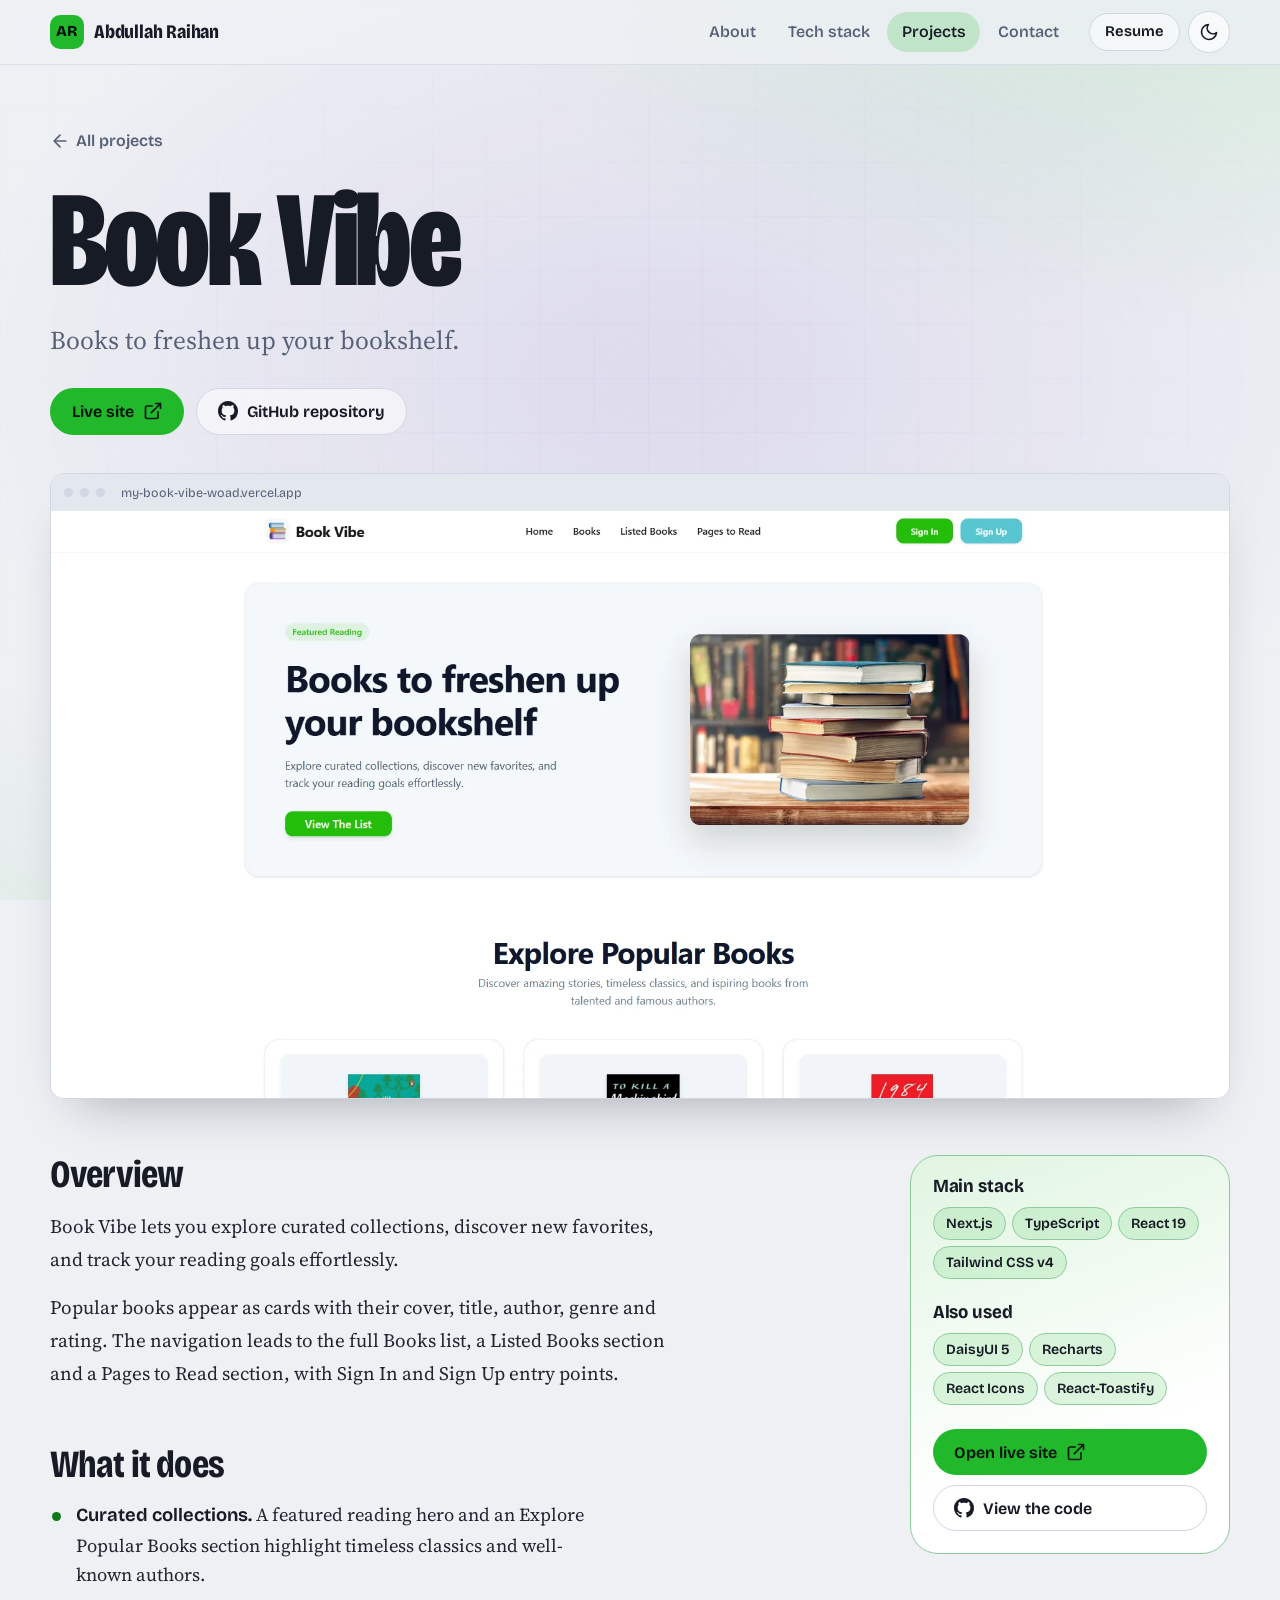
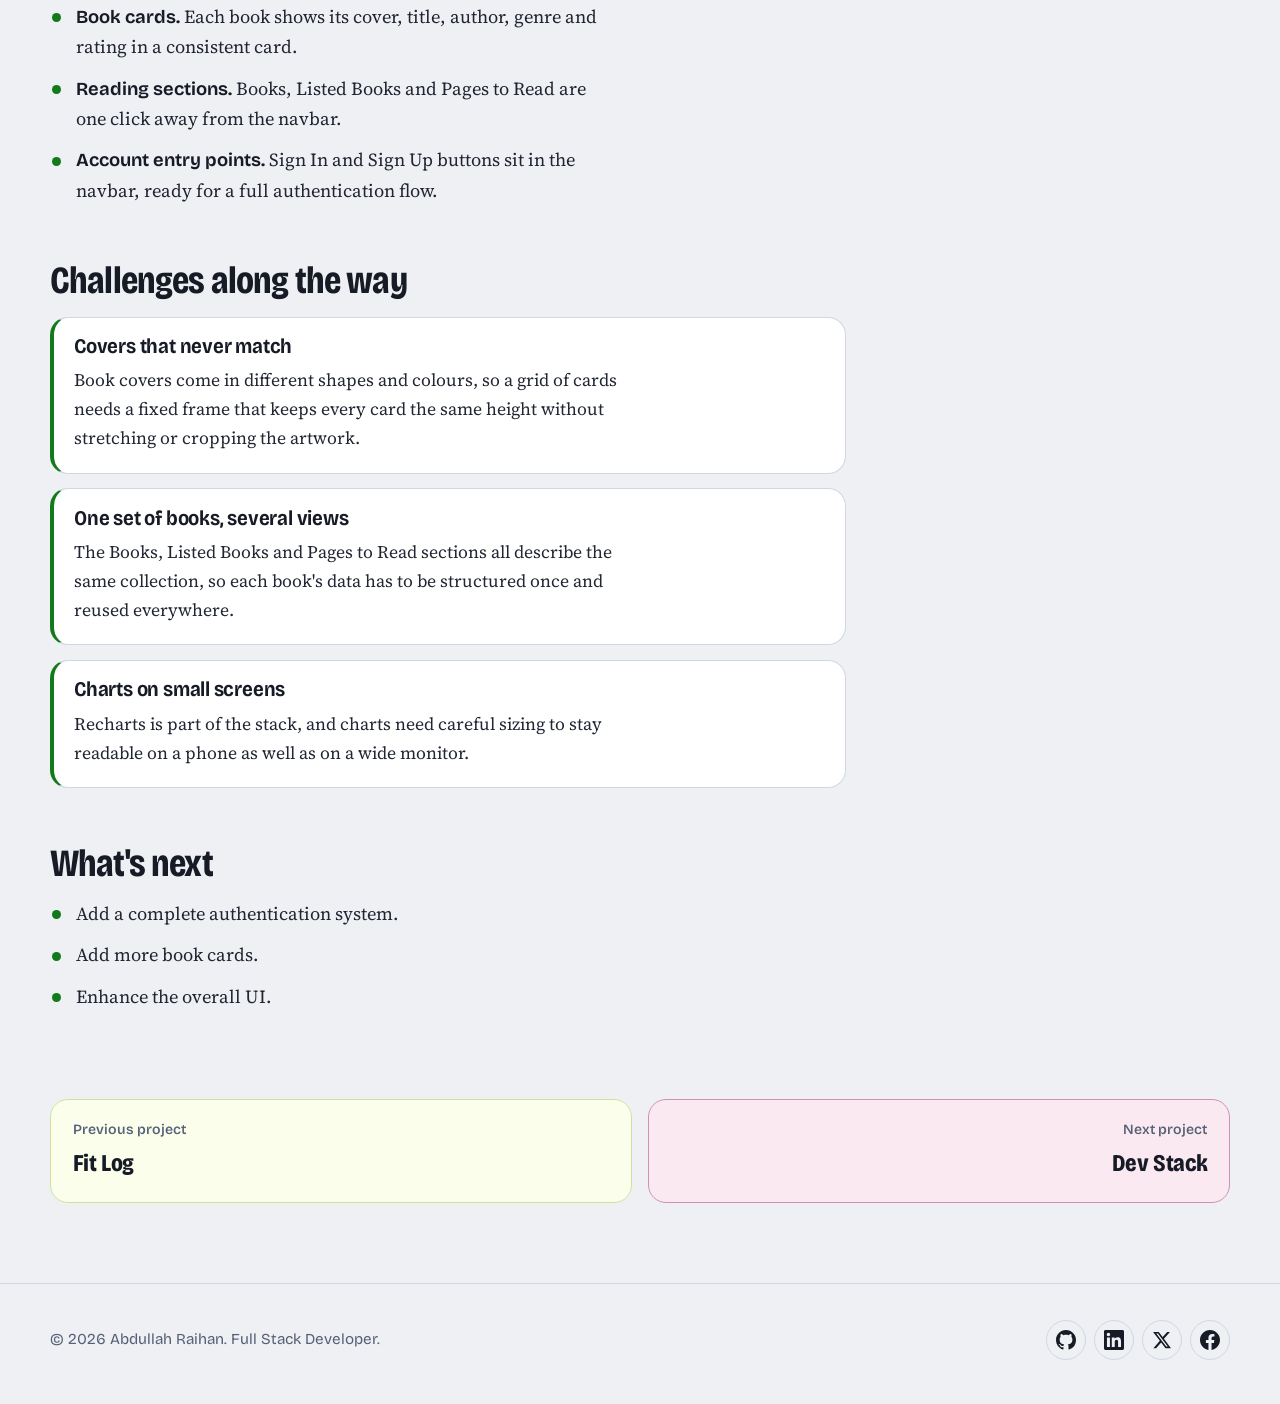
<file: public/projects/book-vibe.html>
<!doctype html>
<html lang="en" data-theme="dark" data-accent="bookvibe">
<head>
  <meta charset="utf-8">
  <meta name="viewport" content="width=device-width, initial-scale=1">
  <title>Book Vibe | Abdullah Raihan</title>
  <meta name="description" content="Book Vibe lets you explore curated collections, discover new favorites, and track your reading goals effortlessly. A project by Abdullah Raihan, Full Stack Developer.">
  <meta name="theme-color" content="#12151d">
  <meta property="og:type" content="article">
  <meta property="og:title" content="Book Vibe | Abdullah Raihan">
  <meta property="og:description" content="Book Vibe lets you explore curated collections, discover new favorites, and track your reading goals effortlessly.">
  <link rel="icon" href="data:image/svg+xml,%3Csvg xmlns='http://www.w3.org/2000/svg' viewBox='0 0 64 64'%3E%3Crect width='64' height='64' rx='14' fill='%232d3a58'/%3E%3Ctext x='32' y='43' font-family='Arial,sans-serif' font-size='30' font-weight='700' text-anchor='middle' fill='white'%3EAR%3C/text%3E%3C/svg%3E">
  <script>
    (function () {
      try {
        var t = localStorage.getItem("theme");
        if (!t) t = matchMedia("(prefers-color-scheme: light)").matches ? "light" : "dark";
        document.documentElement.dataset.theme = t;
      } catch (e) {}
    })();
  </script>
  <link rel="preconnect" href="https://fonts.googleapis.com">
  <link rel="preconnect" href="https://fonts.gstatic.com" crossorigin>
  <link href="https://fonts.googleapis.com/css2?family=Bricolage+Grotesque:opsz,wdth,wght@12..96,75..100,200..800&family=Source+Serif+4:opsz,wght@8..60,400..700&display=swap" rel="stylesheet">
  <link rel="stylesheet" href="../assets/styles.css">
</head>
<body>
  <svg id="sprite" xmlns="http://www.w3.org/2000/svg" width="0" height="0" style="position:absolute" aria-hidden="true" focusable="false">
    <symbol id="i-github" viewBox="0 0 16 16"><path d="M8 0C3.58 0 0 3.58 0 8c0 3.54 2.29 6.53 5.47 7.59.4.07.55-.17.55-.38 0-.19-.01-.82-.01-1.49-2.01.37-2.53-.49-2.69-.94-.09-.23-.48-.94-.82-1.13-.28-.15-.68-.52-.01-.53.63-.01 1.08.58 1.23.82.72 1.21 1.87.87 2.33.66.07-.52.28-.87.51-1.07-1.78-.2-3.64-.89-3.64-3.95 0-.87.31-1.59.82-2.15-.08-.2-.36-1.02.08-2.12 0 0 .67-.21 2.2.82.64-.18 1.32-.27 2-.27.68 0 1.36.09 2 .27 1.53-1.04 2.2-.82 2.2-.82.44 1.1.16 1.92.08 2.12.51.56.82 1.27.82 2.15 0 3.07-1.87 3.75-3.65 3.95.29.25.54.73.54 1.48 0 1.07-.01 1.93-.01 2.2 0 .21.15.46.55.38A8.013 8.013 0 0016 8c0-4.42-3.58-8-8-8z"/></symbol>
    <symbol id="i-linkedin" viewBox="0 0 24 24"><path d="M20.447 20.452h-3.554v-5.569c0-1.328-.027-3.037-1.852-3.037-1.853 0-2.136 1.445-2.136 2.939v5.667H9.351V9h3.414v1.561h.046c.477-.9 1.637-1.85 3.37-1.85 3.601 0 4.267 2.37 4.267 5.455v6.286zM5.337 7.433c-1.144 0-2.063-.926-2.063-2.065 0-1.138.92-2.063 2.063-2.063 1.14 0 2.064.925 2.064 2.063 0 1.139-.925 2.065-2.064 2.065zm1.782 13.019H3.555V9h3.564v11.452zM22.225 0H1.771C.792 0 0 .774 0 1.729v20.542C0 23.227.792 24 1.771 24h20.451C23.2 24 24 23.227 24 22.271V1.729C24 .774 23.2 0 22.222 0h.003z"/></symbol>
    <symbol id="i-x" viewBox="0 0 24 24"><path d="M18.244 2.25h3.308l-7.227 8.26 8.502 11.24H16.17l-5.214-6.817L4.99 21.75H1.68l7.73-8.835L1.254 2.25H8.08l4.713 6.231zm-1.161 17.52h1.833L7.084 4.126H5.117z"/></symbol>
    <symbol id="i-facebook" viewBox="0 0 24 24"><path d="M24 12.073c0-6.627-5.373-12-12-12s-12 5.373-12 12c0 5.99 4.388 10.954 10.125 11.854v-8.385H7.078v-3.47h3.047V9.43c0-3.007 1.792-4.669 4.533-4.669 1.312 0 2.686.235 2.686.235v2.953H15.83c-1.491 0-1.956.925-1.956 1.874v2.25h3.328l-.532 3.47h-2.796v8.385C19.612 23.027 24 18.062 24 12.073z"/></symbol>
    <symbol id="i-mail" viewBox="0 0 24 24"><rect x="2" y="4" width="20" height="16" rx="2"/><path d="m22 7-10 6L2 7"/></symbol>
    <symbol id="i-phone" viewBox="0 0 24 24"><path d="M22 16.92v3a2 2 0 0 1-2.18 2 19.79 19.79 0 0 1-8.63-3.07 19.5 19.5 0 0 1-6-6 19.79 19.79 0 0 1-3.07-8.67A2 2 0 0 1 4.11 2h3a2 2 0 0 1 2 1.72 12.84 12.84 0 0 0 .7 2.81 2 2 0 0 1-.45 2.11L8.09 9.91a16 16 0 0 0 6 6l1.27-1.27a2 2 0 0 1 2.11-.45 12.84 12.84 0 0 0 2.81.7A2 2 0 0 1 22 16.92z"/></symbol>
    <symbol id="i-chat" viewBox="0 0 24 24"><path d="M21 11.5a8.38 8.38 0 0 1-.9 3.8 8.5 8.5 0 0 1-7.6 4.7 8.38 8.38 0 0 1-3.8-.9L3 21l1.9-5.7a8.38 8.38 0 0 1-.9-3.8 8.5 8.5 0 0 1 4.7-7.6 8.38 8.38 0 0 1 3.8-.9h.5a8.48 8.48 0 0 1 8 8v.5z"/></symbol>
    <symbol id="i-sun" viewBox="0 0 24 24"><circle cx="12" cy="12" r="4"/><path d="M12 2v2M12 20v2M4.93 4.93l1.41 1.41M17.66 17.66l1.41 1.41M2 12h2M20 12h2M6.34 17.66l-1.41 1.41M19.07 4.93l-1.41 1.41"/></symbol>
    <symbol id="i-moon" viewBox="0 0 24 24"><path d="M21 12.79A9 9 0 1 1 11.21 3 7 7 0 0 0 21 12.79z"/></symbol>
    <symbol id="i-menu" viewBox="0 0 24 24"><path d="M3 6h18M3 12h18M3 18h18"/></symbol>
    <symbol id="i-close" viewBox="0 0 24 24"><path d="M18 6 6 18M6 6l12 12"/></symbol>
    <symbol id="i-external" viewBox="0 0 24 24"><path d="M18 13v6a2 2 0 0 1-2 2H5a2 2 0 0 1-2-2V8a2 2 0 0 1 2-2h6M15 3h6v6M10 14 21 3"/></symbol>
    <symbol id="i-copy" viewBox="0 0 24 24"><rect x="9" y="9" width="13" height="13" rx="2"/><path d="M5 15H4a2 2 0 0 1-2-2V4a2 2 0 0 1 2-2h9a2 2 0 0 1 2 2v1"/></symbol>
    <symbol id="i-check" viewBox="0 0 24 24"><path d="M20 6 9 17l-5-5"/></symbol>
    <symbol id="i-download" viewBox="0 0 24 24"><path d="M21 15v4a2 2 0 0 1-2 2H5a2 2 0 0 1-2-2v-4M7 10l5 5 5-5M12 15V3"/></symbol>
    <symbol id="i-file" viewBox="0 0 24 24"><path d="M14 2H6a2 2 0 0 0-2 2v16a2 2 0 0 0 2 2h12a2 2 0 0 0 2-2V8z"/><path d="M14 2v6h6M16 13H8M16 17H8M10 9H8"/></symbol>
    <symbol id="i-up" viewBox="0 0 24 24"><path d="M12 19V5M5 12l7-7 7 7"/></symbol>
    <symbol id="i-back" viewBox="0 0 24 24"><path d="M19 12H5M12 19l-7-7 7-7"/></symbol>
  </svg>

  <a class="skip" href="#main">Skip to content</a>

  <header class="nav" data-nav>
    <div class="container nav__inner">
      <a class="brand" href="../index.html#home" aria-label="Abdullah Raihan, home">
        <span class="brand__mark" aria-hidden="true">AR</span>
        <span>Abdullah Raihan</span>
      </a>
      <ul class="nav__links" id="site-menu">
        <li><a href="../index.html#about">About</a></li>
        <li><a href="../index.html#tech-stack">Tech stack</a></li>
        <li><a href="../index.html#projects" aria-current="true">Projects</a></li>
        <li><a href="../index.html#contact">Contact</a></li>
      </ul>
      <div class="nav__actions">
        <a class="btn btn--ghost btn--small nav__resume" href="../Abdullah-Raihan-Resume.pdf" target="_blank" rel="noopener">Resume</a>
        <button class="icon-btn theme-toggle" type="button" data-theme-toggle aria-label="Dark theme" aria-pressed="true">
          <svg class="icon icon--sun" aria-hidden="true"><use href="#i-sun"/></svg>
          <svg class="icon icon--moon" aria-hidden="true"><use href="#i-moon"/></svg>
        </button>
        <button class="icon-btn menu-btn" type="button" data-menu-toggle aria-expanded="false" aria-controls="site-menu" aria-label="Menu">
          <svg class="icon icon--menu" aria-hidden="true"><use href="#i-menu"/></svg>
          <svg class="icon icon--close" aria-hidden="true"><use href="#i-close"/></svg>
        </button>
      </div>
    </div>
  </header>

  <main id="main">
    <section class="phero" data-project="bookvibe">
      <div class="container">
        <a class="back" href="../index.html#projects"><svg class="icon" aria-hidden="true"><use href="#i-back"/></svg>All projects</a>
        <h1 class="display phero__title">Book Vibe</h1>
        <p class="phero__tag">Books to freshen up your bookshelf.</p>
        <div class="phero__actions">
          <a class="btn btn--primary" href="https://my-book-vibe-woad.vercel.app/" target="_blank" rel="noopener">Live site<svg class="icon" aria-hidden="true"><use href="#i-external"/></svg></a>
          <a class="btn btn--ghost" href="https://github.com/abdullahraihan709-maker/Book-Vibe" target="_blank" rel="noopener"><svg class="icon icon--fill" aria-hidden="true"><use href="#i-github"/></svg>GitHub repository</a>
        </div>
      </div>
    </section>

    <div class="container pshot">
      <div class="frame">
        <div class="frame__bar"><i></i><i></i><i></i><span class="frame__url">my-book-vibe-woad.vercel.app</span></div>
        <picture>
          <source srcset="../Project-2-image.webp" type="image/webp">
          <img src="../Project-2-image.png" width="1891" height="942" alt="Screenshot of the Book Vibe home page: a stack of hardcover books beside the headline 'Books to freshen up your bookshelf' and a green View The List button." fetchpriority="high">
        </picture>
      </div>
    </div>

    <div class="container pgrid">
      <article>
        <section class="psection prose">
          <h2>Overview</h2>
          <p>Book Vibe lets you explore curated collections, discover new favorites, and track your reading goals effortlessly.</p>
          <p>Popular books appear as cards with their cover, title, author, genre and rating. The navigation leads to the full Books list, a Listed Books section and a Pages to Read section, with Sign In and Sign Up entry points.</p>
        </section>

        <section class="psection">
          <h2>What it does</h2>
          <ul class="flist">
            <li><strong>Curated collections.</strong> A featured reading hero and an Explore Popular Books section highlight timeless classics and well-known authors.</li>
            <li><strong>Book cards.</strong> Each book shows its cover, title, author, genre and rating in a consistent card.</li>
            <li><strong>Reading sections.</strong> Books, Listed Books and Pages to Read are one click away from the navbar.</li>
            <li><strong>Account entry points.</strong> Sign In and Sign Up buttons sit in the navbar, ready for a full authentication flow.</li>
          </ul>
        </section>

        <section class="psection">
          <h2>Challenges along the way</h2>
          <ul class="challenges">
            <li class="challenge"><h3>Covers that never match</h3><p>Book covers come in different shapes and colours, so a grid of cards needs a fixed frame that keeps every card the same height without stretching or cropping the artwork.</p></li>
            <li class="challenge"><h3>One set of books, several views</h3><p>The Books, Listed Books and Pages to Read sections all describe the same collection, so each book's data has to be structured once and reused everywhere.</p></li>
            <li class="challenge"><h3>Charts on small screens</h3><p>Recharts is part of the stack, and charts need careful sizing to stay readable on a phone as well as on a wide monitor.</p></li>
          </ul>
        </section>

        <section class="psection">
          <h2>What's next</h2>
          <ul class="flist">
            <li>Add a complete authentication system.</li>
            <li>Add more book cards.</li>
            <li>Enhance the overall UI.</li>
          </ul>
        </section>
      </article>

      <aside class="aside" aria-label="Project facts">
        <div>
          <h2>Main stack</h2>
          <ul class="chips"><li>Next.js</li><li>TypeScript</li><li>React 19</li><li>Tailwind CSS v4</li></ul>
        </div>
        <div>
          <h2>Also used</h2>
          <ul class="chips"><li>DaisyUI 5</li><li>Recharts</li><li>React Icons</li><li>React-Toastify</li></ul>
        </div>
        <div class="aside__links">
          <a class="btn btn--primary" href="https://my-book-vibe-woad.vercel.app/" target="_blank" rel="noopener">Open live site<svg class="icon" aria-hidden="true"><use href="#i-external"/></svg></a>
          <a class="btn btn--ghost" href="https://github.com/abdullahraihan709-maker/Book-Vibe" target="_blank" rel="noopener"><svg class="icon icon--fill" aria-hidden="true"><use href="#i-github"/></svg>View the code</a>
        </div>
      </aside>
    </div>

    <nav class="container pnav" aria-label="Other projects">
      <a href="fitlog.html" data-project="fitlog"><small>Previous project</small><strong>Fit Log</strong></a>
      <a href="dev-stack.html" data-project="devstack"><small>Next project</small><strong>Dev Stack</strong></a>
    </nav>
  </main>

  <footer class="footer">
    <div class="container footer__inner">
      <p>&copy; <span data-year>2026</span> Abdullah Raihan. Full Stack Developer.</p>
      <ul class="footer__links" aria-label="Social links">
        <li><a href="https://github.com/abdullahraihan709-maker" target="_blank" rel="noopener" aria-label="GitHub"><svg class="icon icon--fill" aria-hidden="true"><use href="#i-github"/></svg></a></li>
        <li><a href="https://www.linkedin.com/in/abdullah-raihan-bd" target="_blank" rel="noopener" aria-label="LinkedIn"><svg class="icon icon--fill" aria-hidden="true"><use href="#i-linkedin"/></svg></a></li>
        <li><a href="https://x.com/AbDuLlAhRM07" target="_blank" rel="noopener" aria-label="X (Twitter)"><svg class="icon icon--fill" aria-hidden="true"><use href="#i-x"/></svg></a></li>
        <li><a href="https://www.facebook.com/abdullah.raihan.5055" target="_blank" rel="noopener" aria-label="Facebook"><svg class="icon icon--fill" aria-hidden="true"><use href="#i-facebook"/></svg></a></li>
      </ul>
    </div>
  </footer>

  <script src="../assets/main.js" defer></script>
</body>
</html>
</file>
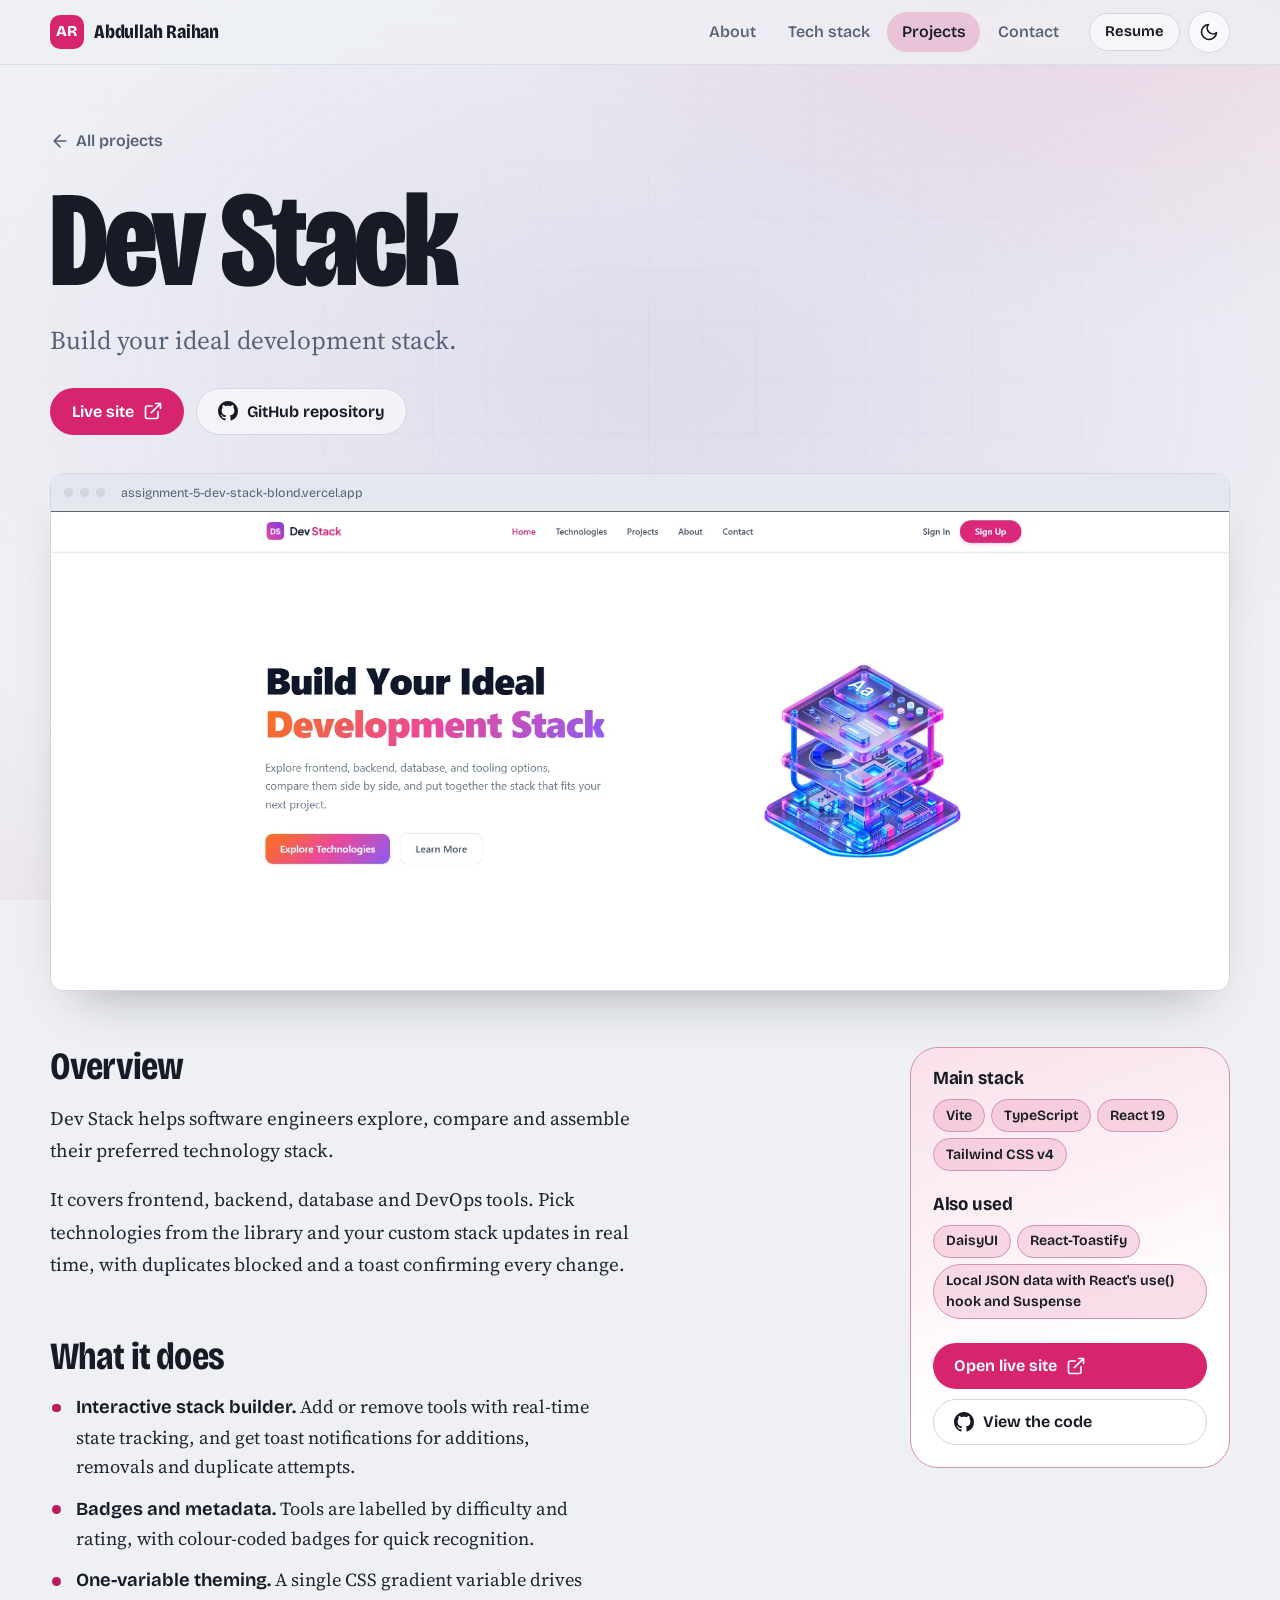
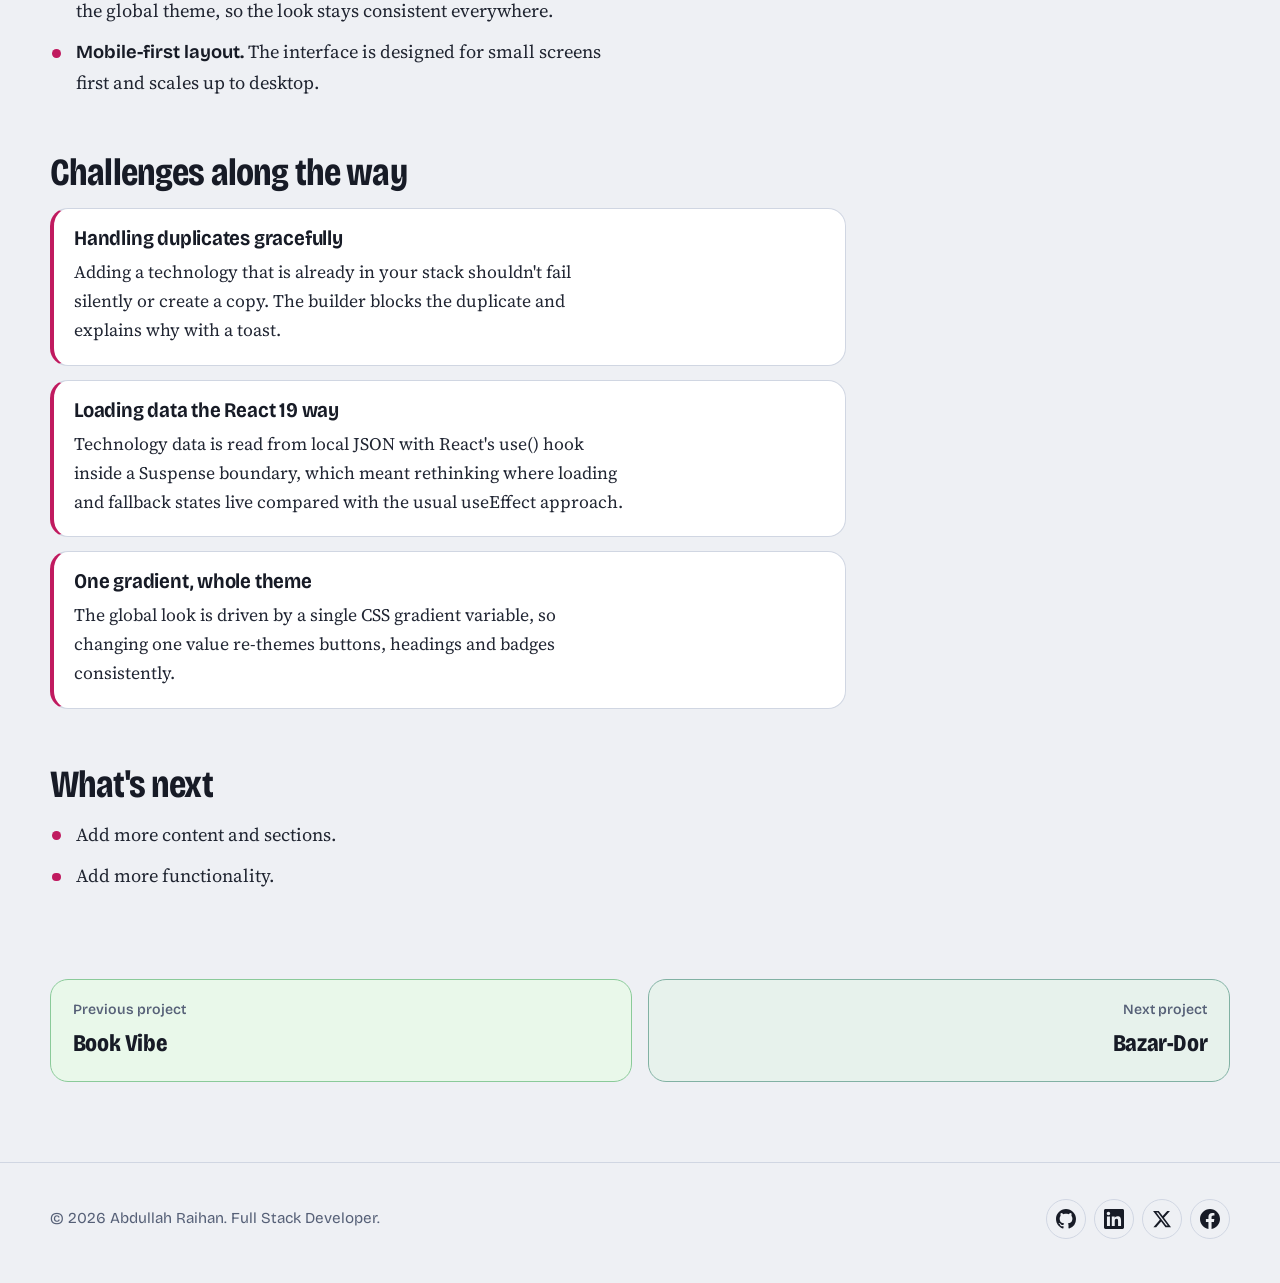
<file: public/projects/dev-stack.html>
<!doctype html>
<html lang="en" data-theme="dark" data-accent="devstack">
<head>
  <meta charset="utf-8">
  <meta name="viewport" content="width=device-width, initial-scale=1">
  <title>Dev Stack | Abdullah Raihan</title>
  <meta name="description" content="Dev Stack helps software engineers explore, compare and assemble their preferred technology stack. A project by Abdullah Raihan, Full Stack Developer.">
  <meta name="theme-color" content="#12151d">
  <meta property="og:type" content="article">
  <meta property="og:title" content="Dev Stack | Abdullah Raihan">
  <meta property="og:description" content="Dev Stack helps software engineers explore, compare and assemble their preferred technology stack.">
  <link rel="icon" href="data:image/svg+xml,%3Csvg xmlns='http://www.w3.org/2000/svg' viewBox='0 0 64 64'%3E%3Crect width='64' height='64' rx='14' fill='%232d3a58'/%3E%3Ctext x='32' y='43' font-family='Arial,sans-serif' font-size='30' font-weight='700' text-anchor='middle' fill='white'%3EAR%3C/text%3E%3C/svg%3E">
  <script>
    (function () {
      try {
        var t = localStorage.getItem("theme");
        if (!t) t = matchMedia("(prefers-color-scheme: light)").matches ? "light" : "dark";
        document.documentElement.dataset.theme = t;
      } catch (e) {}
    })();
  </script>
  <link rel="preconnect" href="https://fonts.googleapis.com">
  <link rel="preconnect" href="https://fonts.gstatic.com" crossorigin>
  <link href="https://fonts.googleapis.com/css2?family=Bricolage+Grotesque:opsz,wdth,wght@12..96,75..100,200..800&family=Source+Serif+4:opsz,wght@8..60,400..700&display=swap" rel="stylesheet">
  <link rel="stylesheet" href="../assets/styles.css">
</head>
<body>
  <svg id="sprite" xmlns="http://www.w3.org/2000/svg" width="0" height="0" style="position:absolute" aria-hidden="true" focusable="false">
    <symbol id="i-github" viewBox="0 0 16 16"><path d="M8 0C3.58 0 0 3.58 0 8c0 3.54 2.29 6.53 5.47 7.59.4.07.55-.17.55-.38 0-.19-.01-.82-.01-1.49-2.01.37-2.53-.49-2.69-.94-.09-.23-.48-.94-.82-1.13-.28-.15-.68-.52-.01-.53.63-.01 1.08.58 1.23.82.72 1.21 1.87.87 2.33.66.07-.52.28-.87.51-1.07-1.78-.2-3.64-.89-3.64-3.95 0-.87.31-1.59.82-2.15-.08-.2-.36-1.02.08-2.12 0 0 .67-.21 2.2.82.64-.18 1.32-.27 2-.27.68 0 1.36.09 2 .27 1.53-1.04 2.2-.82 2.2-.82.44 1.1.16 1.92.08 2.12.51.56.82 1.27.82 2.15 0 3.07-1.87 3.75-3.65 3.95.29.25.54.73.54 1.48 0 1.07-.01 1.93-.01 2.2 0 .21.15.46.55.38A8.013 8.013 0 0016 8c0-4.42-3.58-8-8-8z"/></symbol>
    <symbol id="i-linkedin" viewBox="0 0 24 24"><path d="M20.447 20.452h-3.554v-5.569c0-1.328-.027-3.037-1.852-3.037-1.853 0-2.136 1.445-2.136 2.939v5.667H9.351V9h3.414v1.561h.046c.477-.9 1.637-1.85 3.37-1.85 3.601 0 4.267 2.37 4.267 5.455v6.286zM5.337 7.433c-1.144 0-2.063-.926-2.063-2.065 0-1.138.92-2.063 2.063-2.063 1.14 0 2.064.925 2.064 2.063 0 1.139-.925 2.065-2.064 2.065zm1.782 13.019H3.555V9h3.564v11.452zM22.225 0H1.771C.792 0 0 .774 0 1.729v20.542C0 23.227.792 24 1.771 24h20.451C23.2 24 24 23.227 24 22.271V1.729C24 .774 23.2 0 22.222 0h.003z"/></symbol>
    <symbol id="i-x" viewBox="0 0 24 24"><path d="M18.244 2.25h3.308l-7.227 8.26 8.502 11.24H16.17l-5.214-6.817L4.99 21.75H1.68l7.73-8.835L1.254 2.25H8.08l4.713 6.231zm-1.161 17.52h1.833L7.084 4.126H5.117z"/></symbol>
    <symbol id="i-facebook" viewBox="0 0 24 24"><path d="M24 12.073c0-6.627-5.373-12-12-12s-12 5.373-12 12c0 5.99 4.388 10.954 10.125 11.854v-8.385H7.078v-3.47h3.047V9.43c0-3.007 1.792-4.669 4.533-4.669 1.312 0 2.686.235 2.686.235v2.953H15.83c-1.491 0-1.956.925-1.956 1.874v2.25h3.328l-.532 3.47h-2.796v8.385C19.612 23.027 24 18.062 24 12.073z"/></symbol>
    <symbol id="i-mail" viewBox="0 0 24 24"><rect x="2" y="4" width="20" height="16" rx="2"/><path d="m22 7-10 6L2 7"/></symbol>
    <symbol id="i-phone" viewBox="0 0 24 24"><path d="M22 16.92v3a2 2 0 0 1-2.18 2 19.79 19.79 0 0 1-8.63-3.07 19.5 19.5 0 0 1-6-6 19.79 19.79 0 0 1-3.07-8.67A2 2 0 0 1 4.11 2h3a2 2 0 0 1 2 1.72 12.84 12.84 0 0 0 .7 2.81 2 2 0 0 1-.45 2.11L8.09 9.91a16 16 0 0 0 6 6l1.27-1.27a2 2 0 0 1 2.11-.45 12.84 12.84 0 0 0 2.81.7A2 2 0 0 1 22 16.92z"/></symbol>
    <symbol id="i-chat" viewBox="0 0 24 24"><path d="M21 11.5a8.38 8.38 0 0 1-.9 3.8 8.5 8.5 0 0 1-7.6 4.7 8.38 8.38 0 0 1-3.8-.9L3 21l1.9-5.7a8.38 8.38 0 0 1-.9-3.8 8.5 8.5 0 0 1 4.7-7.6 8.38 8.38 0 0 1 3.8-.9h.5a8.48 8.48 0 0 1 8 8v.5z"/></symbol>
    <symbol id="i-sun" viewBox="0 0 24 24"><circle cx="12" cy="12" r="4"/><path d="M12 2v2M12 20v2M4.93 4.93l1.41 1.41M17.66 17.66l1.41 1.41M2 12h2M20 12h2M6.34 17.66l-1.41 1.41M19.07 4.93l-1.41 1.41"/></symbol>
    <symbol id="i-moon" viewBox="0 0 24 24"><path d="M21 12.79A9 9 0 1 1 11.21 3 7 7 0 0 0 21 12.79z"/></symbol>
    <symbol id="i-menu" viewBox="0 0 24 24"><path d="M3 6h18M3 12h18M3 18h18"/></symbol>
    <symbol id="i-close" viewBox="0 0 24 24"><path d="M18 6 6 18M6 6l12 12"/></symbol>
    <symbol id="i-external" viewBox="0 0 24 24"><path d="M18 13v6a2 2 0 0 1-2 2H5a2 2 0 0 1-2-2V8a2 2 0 0 1 2-2h6M15 3h6v6M10 14 21 3"/></symbol>
    <symbol id="i-copy" viewBox="0 0 24 24"><rect x="9" y="9" width="13" height="13" rx="2"/><path d="M5 15H4a2 2 0 0 1-2-2V4a2 2 0 0 1 2-2h9a2 2 0 0 1 2 2v1"/></symbol>
    <symbol id="i-check" viewBox="0 0 24 24"><path d="M20 6 9 17l-5-5"/></symbol>
    <symbol id="i-download" viewBox="0 0 24 24"><path d="M21 15v4a2 2 0 0 1-2 2H5a2 2 0 0 1-2-2v-4M7 10l5 5 5-5M12 15V3"/></symbol>
    <symbol id="i-file" viewBox="0 0 24 24"><path d="M14 2H6a2 2 0 0 0-2 2v16a2 2 0 0 0 2 2h12a2 2 0 0 0 2-2V8z"/><path d="M14 2v6h6M16 13H8M16 17H8M10 9H8"/></symbol>
    <symbol id="i-up" viewBox="0 0 24 24"><path d="M12 19V5M5 12l7-7 7 7"/></symbol>
    <symbol id="i-back" viewBox="0 0 24 24"><path d="M19 12H5M12 19l-7-7 7-7"/></symbol>
  </svg>

  <a class="skip" href="#main">Skip to content</a>

  <header class="nav" data-nav>
    <div class="container nav__inner">
      <a class="brand" href="../index.html#home" aria-label="Abdullah Raihan, home">
        <span class="brand__mark" aria-hidden="true">AR</span>
        <span>Abdullah Raihan</span>
      </a>
      <ul class="nav__links" id="site-menu">
        <li><a href="../index.html#about">About</a></li>
        <li><a href="../index.html#tech-stack">Tech stack</a></li>
        <li><a href="../index.html#projects" aria-current="true">Projects</a></li>
        <li><a href="../index.html#contact">Contact</a></li>
      </ul>
      <div class="nav__actions">
        <a class="btn btn--ghost btn--small nav__resume" href="../Abdullah-Raihan-Resume.pdf" target="_blank" rel="noopener">Resume</a>
        <button class="icon-btn theme-toggle" type="button" data-theme-toggle aria-label="Dark theme" aria-pressed="true">
          <svg class="icon icon--sun" aria-hidden="true"><use href="#i-sun"/></svg>
          <svg class="icon icon--moon" aria-hidden="true"><use href="#i-moon"/></svg>
        </button>
        <button class="icon-btn menu-btn" type="button" data-menu-toggle aria-expanded="false" aria-controls="site-menu" aria-label="Menu">
          <svg class="icon icon--menu" aria-hidden="true"><use href="#i-menu"/></svg>
          <svg class="icon icon--close" aria-hidden="true"><use href="#i-close"/></svg>
        </button>
      </div>
    </div>
  </header>

  <main id="main">
    <section class="phero" data-project="devstack">
      <div class="container">
        <a class="back" href="../index.html#projects"><svg class="icon" aria-hidden="true"><use href="#i-back"/></svg>All projects</a>
        <h1 class="display phero__title">Dev Stack</h1>
        <p class="phero__tag">Build your ideal development stack.</p>
        <div class="phero__actions">
          <a class="btn btn--primary" href="https://assignment-5-dev-stack-blond.vercel.app/" target="_blank" rel="noopener">Live site<svg class="icon" aria-hidden="true"><use href="#i-external"/></svg></a>
          <a class="btn btn--ghost" href="https://github.com/abdullahraihan709-maker/DevStack" target="_blank" rel="noopener"><svg class="icon icon--fill" aria-hidden="true"><use href="#i-github"/></svg>GitHub repository</a>
        </div>
      </div>
    </section>

    <div class="container pshot">
      <div class="frame">
        <div class="frame__bar"><i></i><i></i><i></i><span class="frame__url">assignment-5-dev-stack-blond.vercel.app</span></div>
        <picture>
          <source srcset="../Project-3-image.webp" type="image/webp">
          <img src="../Project-3-image.png" width="1895" height="770" alt="Screenshot of the Dev Stack home page: the headline 'Build Your Ideal Development Stack' beside an isometric illustration of layered, glowing chips." fetchpriority="high">
        </picture>
      </div>
    </div>

    <div class="container pgrid">
      <article>
        <section class="psection prose">
          <h2>Overview</h2>
          <p>Dev Stack helps software engineers explore, compare and assemble their preferred technology stack.</p>
          <p>It covers frontend, backend, database and DevOps tools. Pick technologies from the library and your custom stack updates in real time, with duplicates blocked and a toast confirming every change.</p>
        </section>

        <section class="psection">
          <h2>What it does</h2>
          <ul class="flist">
            <li><strong>Interactive stack builder.</strong> Add or remove tools with real-time state tracking, and get toast notifications for additions, removals and duplicate attempts.</li>
            <li><strong>Badges and metadata.</strong> Tools are labelled by difficulty and rating, with colour-coded badges for quick recognition.</li>
            <li><strong>One-variable theming.</strong> A single CSS gradient variable drives the global theme, so the look stays consistent everywhere.</li>
            <li><strong>Mobile-first layout.</strong> The interface is designed for small screens first and scales up to desktop.</li>
          </ul>
        </section>

        <section class="psection">
          <h2>Challenges along the way</h2>
          <ul class="challenges">
            <li class="challenge"><h3>Handling duplicates gracefully</h3><p>Adding a technology that is already in your stack shouldn't fail silently or create a copy. The builder blocks the duplicate and explains why with a toast.</p></li>
            <li class="challenge"><h3>Loading data the React 19 way</h3><p>Technology data is read from local JSON with React's use() hook inside a Suspense boundary, which meant rethinking where loading and fallback states live compared with the usual useEffect approach.</p></li>
            <li class="challenge"><h3>One gradient, whole theme</h3><p>The global look is driven by a single CSS gradient variable, so changing one value re-themes buttons, headings and badges consistently.</p></li>
          </ul>
        </section>

        <section class="psection">
          <h2>What's next</h2>
          <ul class="flist">
            <li>Add more content and sections.</li>
            <li>Add more functionality.</li>
          </ul>
        </section>
      </article>

      <aside class="aside" aria-label="Project facts">
        <div>
          <h2>Main stack</h2>
          <ul class="chips"><li>Vite</li><li>TypeScript</li><li>React 19</li><li>Tailwind CSS v4</li></ul>
        </div>
        <div>
          <h2>Also used</h2>
          <ul class="chips"><li>DaisyUI</li><li>React-Toastify</li><li>Local JSON data with React's use() hook and Suspense</li></ul>
        </div>
        <div class="aside__links">
          <a class="btn btn--primary" href="https://assignment-5-dev-stack-blond.vercel.app/" target="_blank" rel="noopener">Open live site<svg class="icon" aria-hidden="true"><use href="#i-external"/></svg></a>
          <a class="btn btn--ghost" href="https://github.com/abdullahraihan709-maker/DevStack" target="_blank" rel="noopener"><svg class="icon icon--fill" aria-hidden="true"><use href="#i-github"/></svg>View the code</a>
        </div>
      </aside>
    </div>

    <nav class="container pnav" aria-label="Other projects">
      <a href="book-vibe.html" data-project="bookvibe"><small>Previous project</small><strong>Book Vibe</strong></a>
      <a href="bazar-dor.html" data-project="bazardor"><small>Next project</small><strong>Bazar-Dor</strong></a>
    </nav>
  </main>

  <footer class="footer">
    <div class="container footer__inner">
      <p>&copy; <span data-year>2026</span> Abdullah Raihan. Full Stack Developer.</p>
      <ul class="footer__links" aria-label="Social links">
        <li><a href="https://github.com/abdullahraihan709-maker" target="_blank" rel="noopener" aria-label="GitHub"><svg class="icon icon--fill" aria-hidden="true"><use href="#i-github"/></svg></a></li>
        <li><a href="https://www.linkedin.com/in/abdullah-raihan-bd" target="_blank" rel="noopener" aria-label="LinkedIn"><svg class="icon icon--fill" aria-hidden="true"><use href="#i-linkedin"/></svg></a></li>
        <li><a href="https://x.com/AbDuLlAhRM07" target="_blank" rel="noopener" aria-label="X (Twitter)"><svg class="icon icon--fill" aria-hidden="true"><use href="#i-x"/></svg></a></li>
        <li><a href="https://www.facebook.com/abdullah.raihan.5055" target="_blank" rel="noopener" aria-label="Facebook"><svg class="icon icon--fill" aria-hidden="true"><use href="#i-facebook"/></svg></a></li>
      </ul>
    </div>
  </footer>

  <script src="../assets/main.js" defer></script>
</body>
</html>
</file>
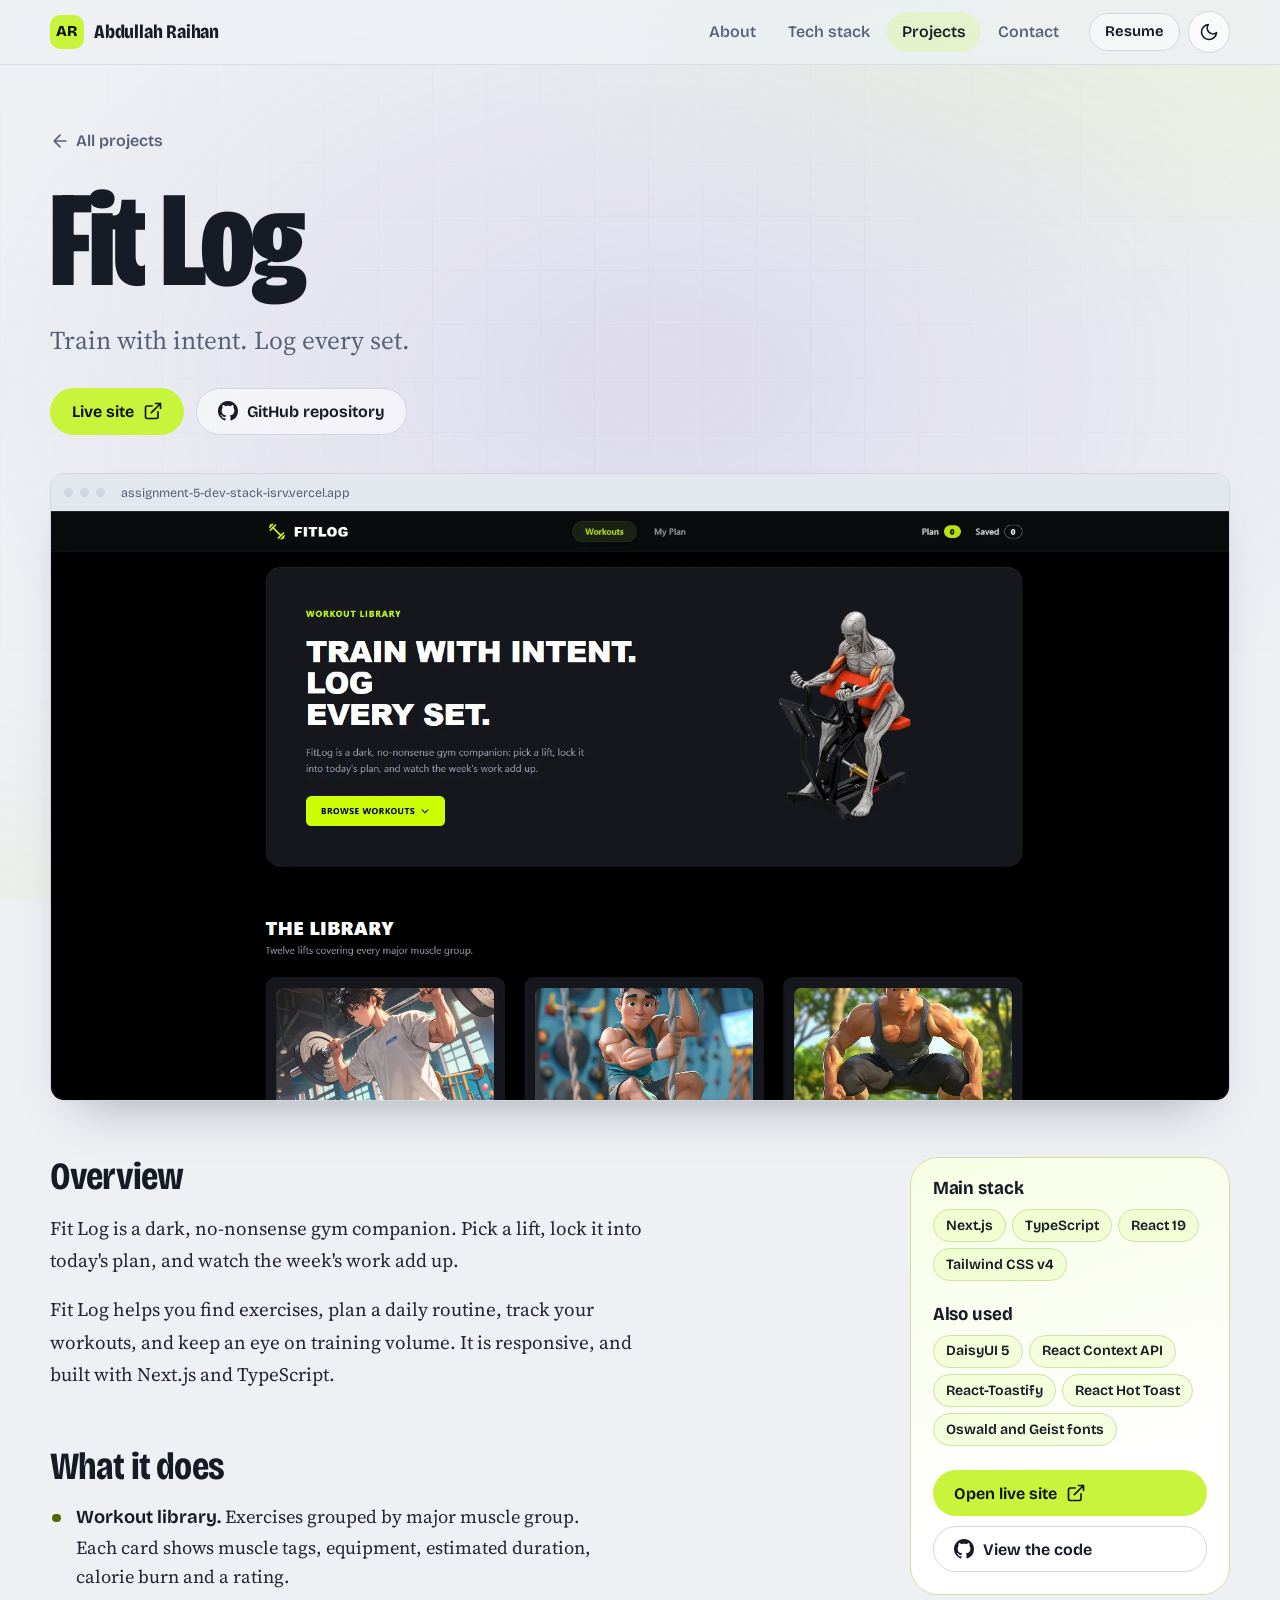
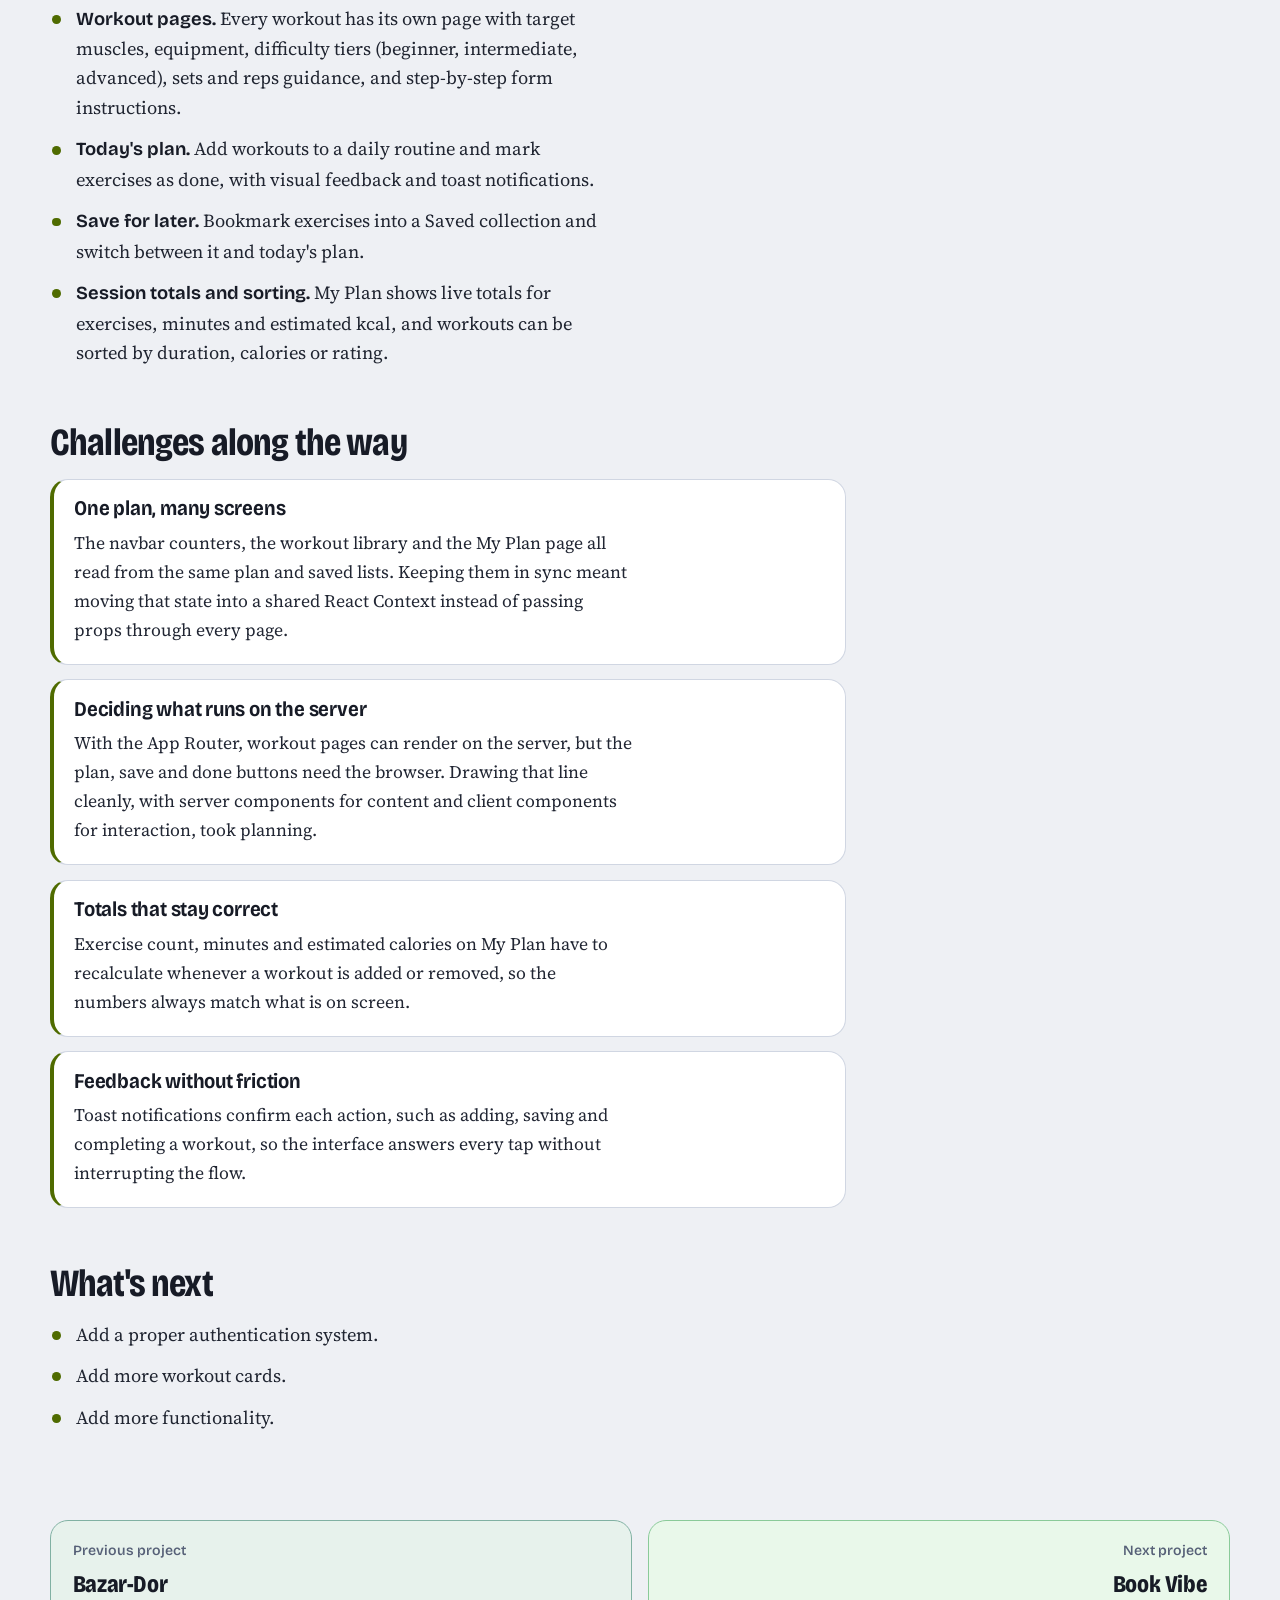
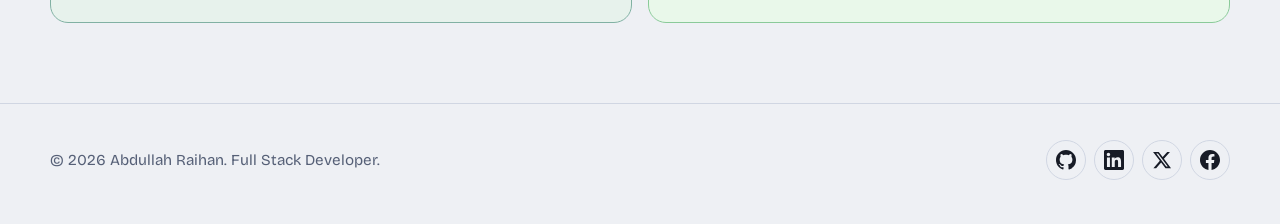
<file: public/projects/fitlog.html>
<!doctype html>
<html lang="en" data-theme="dark" data-accent="fitlog">
<head>
  <meta charset="utf-8">
  <meta name="viewport" content="width=device-width, initial-scale=1">
  <title>Fit Log | Abdullah Raihan</title>
  <meta name="description" content="Fit Log is a dark, no-nonsense gym companion. Pick a lift, lock it into today's plan, and watch the week's work add up. A project by Abdullah Raihan, Full Stack Developer.">
  <meta name="theme-color" content="#12151d">
  <meta property="og:type" content="article">
  <meta property="og:title" content="Fit Log | Abdullah Raihan">
  <meta property="og:description" content="Fit Log is a dark, no-nonsense gym companion. Pick a lift, lock it into today's plan, and watch the week's work add up.">
  <link rel="icon" href="data:image/svg+xml,%3Csvg xmlns='http://www.w3.org/2000/svg' viewBox='0 0 64 64'%3E%3Crect width='64' height='64' rx='14' fill='%232d3a58'/%3E%3Ctext x='32' y='43' font-family='Arial,sans-serif' font-size='30' font-weight='700' text-anchor='middle' fill='white'%3EAR%3C/text%3E%3C/svg%3E">
  <script>
    (function () {
      try {
        var t = localStorage.getItem("theme");
        if (!t) t = matchMedia("(prefers-color-scheme: light)").matches ? "light" : "dark";
        document.documentElement.dataset.theme = t;
      } catch (e) {}
    })();
  </script>
  <link rel="preconnect" href="https://fonts.googleapis.com">
  <link rel="preconnect" href="https://fonts.gstatic.com" crossorigin>
  <link href="https://fonts.googleapis.com/css2?family=Bricolage+Grotesque:opsz,wdth,wght@12..96,75..100,200..800&family=Source+Serif+4:opsz,wght@8..60,400..700&display=swap" rel="stylesheet">
  <link rel="stylesheet" href="../assets/styles.css">
</head>
<body>
  <svg id="sprite" xmlns="http://www.w3.org/2000/svg" width="0" height="0" style="position:absolute" aria-hidden="true" focusable="false">
    <symbol id="i-github" viewBox="0 0 16 16"><path d="M8 0C3.58 0 0 3.58 0 8c0 3.54 2.29 6.53 5.47 7.59.4.07.55-.17.55-.38 0-.19-.01-.82-.01-1.49-2.01.37-2.53-.49-2.69-.94-.09-.23-.48-.94-.82-1.13-.28-.15-.68-.52-.01-.53.63-.01 1.08.58 1.23.82.72 1.21 1.87.87 2.33.66.07-.52.28-.87.51-1.07-1.78-.2-3.64-.89-3.64-3.95 0-.87.31-1.59.82-2.15-.08-.2-.36-1.02.08-2.12 0 0 .67-.21 2.2.82.64-.18 1.32-.27 2-.27.68 0 1.36.09 2 .27 1.53-1.04 2.2-.82 2.2-.82.44 1.1.16 1.92.08 2.12.51.56.82 1.27.82 2.15 0 3.07-1.87 3.75-3.65 3.95.29.25.54.73.54 1.48 0 1.07-.01 1.93-.01 2.2 0 .21.15.46.55.38A8.013 8.013 0 0016 8c0-4.42-3.58-8-8-8z"/></symbol>
    <symbol id="i-linkedin" viewBox="0 0 24 24"><path d="M20.447 20.452h-3.554v-5.569c0-1.328-.027-3.037-1.852-3.037-1.853 0-2.136 1.445-2.136 2.939v5.667H9.351V9h3.414v1.561h.046c.477-.9 1.637-1.85 3.37-1.85 3.601 0 4.267 2.37 4.267 5.455v6.286zM5.337 7.433c-1.144 0-2.063-.926-2.063-2.065 0-1.138.92-2.063 2.063-2.063 1.14 0 2.064.925 2.064 2.063 0 1.139-.925 2.065-2.064 2.065zm1.782 13.019H3.555V9h3.564v11.452zM22.225 0H1.771C.792 0 0 .774 0 1.729v20.542C0 23.227.792 24 1.771 24h20.451C23.2 24 24 23.227 24 22.271V1.729C24 .774 23.2 0 22.222 0h.003z"/></symbol>
    <symbol id="i-x" viewBox="0 0 24 24"><path d="M18.244 2.25h3.308l-7.227 8.26 8.502 11.24H16.17l-5.214-6.817L4.99 21.75H1.68l7.73-8.835L1.254 2.25H8.08l4.713 6.231zm-1.161 17.52h1.833L7.084 4.126H5.117z"/></symbol>
    <symbol id="i-facebook" viewBox="0 0 24 24"><path d="M24 12.073c0-6.627-5.373-12-12-12s-12 5.373-12 12c0 5.99 4.388 10.954 10.125 11.854v-8.385H7.078v-3.47h3.047V9.43c0-3.007 1.792-4.669 4.533-4.669 1.312 0 2.686.235 2.686.235v2.953H15.83c-1.491 0-1.956.925-1.956 1.874v2.25h3.328l-.532 3.47h-2.796v8.385C19.612 23.027 24 18.062 24 12.073z"/></symbol>
    <symbol id="i-mail" viewBox="0 0 24 24"><rect x="2" y="4" width="20" height="16" rx="2"/><path d="m22 7-10 6L2 7"/></symbol>
    <symbol id="i-phone" viewBox="0 0 24 24"><path d="M22 16.92v3a2 2 0 0 1-2.18 2 19.79 19.79 0 0 1-8.63-3.07 19.5 19.5 0 0 1-6-6 19.79 19.79 0 0 1-3.07-8.67A2 2 0 0 1 4.11 2h3a2 2 0 0 1 2 1.72 12.84 12.84 0 0 0 .7 2.81 2 2 0 0 1-.45 2.11L8.09 9.91a16 16 0 0 0 6 6l1.27-1.27a2 2 0 0 1 2.11-.45 12.84 12.84 0 0 0 2.81.7A2 2 0 0 1 22 16.92z"/></symbol>
    <symbol id="i-chat" viewBox="0 0 24 24"><path d="M21 11.5a8.38 8.38 0 0 1-.9 3.8 8.5 8.5 0 0 1-7.6 4.7 8.38 8.38 0 0 1-3.8-.9L3 21l1.9-5.7a8.38 8.38 0 0 1-.9-3.8 8.5 8.5 0 0 1 4.7-7.6 8.38 8.38 0 0 1 3.8-.9h.5a8.48 8.48 0 0 1 8 8v.5z"/></symbol>
    <symbol id="i-sun" viewBox="0 0 24 24"><circle cx="12" cy="12" r="4"/><path d="M12 2v2M12 20v2M4.93 4.93l1.41 1.41M17.66 17.66l1.41 1.41M2 12h2M20 12h2M6.34 17.66l-1.41 1.41M19.07 4.93l-1.41 1.41"/></symbol>
    <symbol id="i-moon" viewBox="0 0 24 24"><path d="M21 12.79A9 9 0 1 1 11.21 3 7 7 0 0 0 21 12.79z"/></symbol>
    <symbol id="i-menu" viewBox="0 0 24 24"><path d="M3 6h18M3 12h18M3 18h18"/></symbol>
    <symbol id="i-close" viewBox="0 0 24 24"><path d="M18 6 6 18M6 6l12 12"/></symbol>
    <symbol id="i-external" viewBox="0 0 24 24"><path d="M18 13v6a2 2 0 0 1-2 2H5a2 2 0 0 1-2-2V8a2 2 0 0 1 2-2h6M15 3h6v6M10 14 21 3"/></symbol>
    <symbol id="i-copy" viewBox="0 0 24 24"><rect x="9" y="9" width="13" height="13" rx="2"/><path d="M5 15H4a2 2 0 0 1-2-2V4a2 2 0 0 1 2-2h9a2 2 0 0 1 2 2v1"/></symbol>
    <symbol id="i-check" viewBox="0 0 24 24"><path d="M20 6 9 17l-5-5"/></symbol>
    <symbol id="i-download" viewBox="0 0 24 24"><path d="M21 15v4a2 2 0 0 1-2 2H5a2 2 0 0 1-2-2v-4M7 10l5 5 5-5M12 15V3"/></symbol>
    <symbol id="i-file" viewBox="0 0 24 24"><path d="M14 2H6a2 2 0 0 0-2 2v16a2 2 0 0 0 2 2h12a2 2 0 0 0 2-2V8z"/><path d="M14 2v6h6M16 13H8M16 17H8M10 9H8"/></symbol>
    <symbol id="i-up" viewBox="0 0 24 24"><path d="M12 19V5M5 12l7-7 7 7"/></symbol>
    <symbol id="i-back" viewBox="0 0 24 24"><path d="M19 12H5M12 19l-7-7 7-7"/></symbol>
  </svg>

  <a class="skip" href="#main">Skip to content</a>

  <header class="nav" data-nav>
    <div class="container nav__inner">
      <a class="brand" href="../index.html#home" aria-label="Abdullah Raihan, home">
        <span class="brand__mark" aria-hidden="true">AR</span>
        <span>Abdullah Raihan</span>
      </a>
      <ul class="nav__links" id="site-menu">
        <li><a href="../index.html#about">About</a></li>
        <li><a href="../index.html#tech-stack">Tech stack</a></li>
        <li><a href="../index.html#projects" aria-current="true">Projects</a></li>
        <li><a href="../index.html#contact">Contact</a></li>
      </ul>
      <div class="nav__actions">
        <a class="btn btn--ghost btn--small nav__resume" href="../Abdullah-Raihan-Resume.pdf" target="_blank" rel="noopener">Resume</a>
        <button class="icon-btn theme-toggle" type="button" data-theme-toggle aria-label="Dark theme" aria-pressed="true">
          <svg class="icon icon--sun" aria-hidden="true"><use href="#i-sun"/></svg>
          <svg class="icon icon--moon" aria-hidden="true"><use href="#i-moon"/></svg>
        </button>
        <button class="icon-btn menu-btn" type="button" data-menu-toggle aria-expanded="false" aria-controls="site-menu" aria-label="Menu">
          <svg class="icon icon--menu" aria-hidden="true"><use href="#i-menu"/></svg>
          <svg class="icon icon--close" aria-hidden="true"><use href="#i-close"/></svg>
        </button>
      </div>
    </div>
  </header>

  <main id="main">
    <section class="phero" data-project="fitlog">
      <div class="container">
        <a class="back" href="../index.html#projects"><svg class="icon" aria-hidden="true"><use href="#i-back"/></svg>All projects</a>
        <h1 class="display phero__title">Fit Log</h1>
        <p class="phero__tag">Train with intent. Log every set.</p>
        <div class="phero__actions">
          <a class="btn btn--primary" href="https://assignment-5-dev-stack-isrv.vercel.app/" target="_blank" rel="noopener">Live site<svg class="icon" aria-hidden="true"><use href="#i-external"/></svg></a>
          <a class="btn btn--ghost" href="https://github.com/abdullahraihan709-maker/FitLog" target="_blank" rel="noopener"><svg class="icon icon--fill" aria-hidden="true"><use href="#i-github"/></svg>GitHub repository</a>
        </div>
      </div>
    </section>

    <div class="container pshot">
      <div class="frame">
        <div class="frame__bar"><i></i><i></i><i></i><span class="frame__url">assignment-5-dev-stack-isrv.vercel.app</span></div>
        <picture>
          <source srcset="../Project-1-image.webp" type="image/webp">
          <img src="../Project-1-image.png" width="1893" height="946" alt="Screenshot of the Fit Log home page: a dark workout library with a lime Browse Workouts button and a muscle-anatomy figure on a gym machine." fetchpriority="high">
        </picture>
      </div>
    </div>

    <div class="container pgrid">
      <article>
        <section class="psection prose">
          <h2>Overview</h2>
          <p>Fit Log is a dark, no-nonsense gym companion. Pick a lift, lock it into today's plan, and watch the week's work add up.</p>
          <p>Fit Log helps you find exercises, plan a daily routine, track your workouts, and keep an eye on training volume. It is responsive, and built with Next.js and TypeScript.</p>
        </section>

        <section class="psection">
          <h2>What it does</h2>
          <ul class="flist">
            <li><strong>Workout library.</strong> Exercises grouped by major muscle group. Each card shows muscle tags, equipment, estimated duration, calorie burn and a rating.</li>
            <li><strong>Workout pages.</strong> Every workout has its own page with target muscles, equipment, difficulty tiers (beginner, intermediate, advanced), sets and reps guidance, and step-by-step form instructions.</li>
            <li><strong>Today's plan.</strong> Add workouts to a daily routine and mark exercises as done, with visual feedback and toast notifications.</li>
            <li><strong>Save for later.</strong> Bookmark exercises into a Saved collection and switch between it and today's plan.</li>
            <li><strong>Session totals and sorting.</strong> My Plan shows live totals for exercises, minutes and estimated kcal, and workouts can be sorted by duration, calories or rating.</li>
          </ul>
        </section>

        <section class="psection">
          <h2>Challenges along the way</h2>
          <ul class="challenges">
            <li class="challenge"><h3>One plan, many screens</h3><p>The navbar counters, the workout library and the My Plan page all read from the same plan and saved lists. Keeping them in sync meant moving that state into a shared React Context instead of passing props through every page.</p></li>
            <li class="challenge"><h3>Deciding what runs on the server</h3><p>With the App Router, workout pages can render on the server, but the plan, save and done buttons need the browser. Drawing that line cleanly, with server components for content and client components for interaction, took planning.</p></li>
            <li class="challenge"><h3>Totals that stay correct</h3><p>Exercise count, minutes and estimated calories on My Plan have to recalculate whenever a workout is added or removed, so the numbers always match what is on screen.</p></li>
            <li class="challenge"><h3>Feedback without friction</h3><p>Toast notifications confirm each action, such as adding, saving and completing a workout, so the interface answers every tap without interrupting the flow.</p></li>
          </ul>
        </section>

        <section class="psection">
          <h2>What's next</h2>
          <ul class="flist">
            <li>Add a proper authentication system.</li>
            <li>Add more workout cards.</li>
            <li>Add more functionality.</li>
          </ul>
        </section>
      </article>

      <aside class="aside" aria-label="Project facts">
        <div>
          <h2>Main stack</h2>
          <ul class="chips"><li>Next.js</li><li>TypeScript</li><li>React 19</li><li>Tailwind CSS v4</li></ul>
        </div>
        <div>
          <h2>Also used</h2>
          <ul class="chips"><li>DaisyUI 5</li><li>React Context API</li><li>React-Toastify</li><li>React Hot Toast</li><li>Oswald and Geist fonts</li></ul>
        </div>
        <div class="aside__links">
          <a class="btn btn--primary" href="https://assignment-5-dev-stack-isrv.vercel.app/" target="_blank" rel="noopener">Open live site<svg class="icon" aria-hidden="true"><use href="#i-external"/></svg></a>
          <a class="btn btn--ghost" href="https://github.com/abdullahraihan709-maker/FitLog" target="_blank" rel="noopener"><svg class="icon icon--fill" aria-hidden="true"><use href="#i-github"/></svg>View the code</a>
        </div>
      </aside>
    </div>

    <nav class="container pnav" aria-label="Other projects">
      <a href="bazar-dor.html" data-project="bazardor"><small>Previous project</small><strong>Bazar-Dor</strong></a>
      <a href="book-vibe.html" data-project="bookvibe"><small>Next project</small><strong>Book Vibe</strong></a>
    </nav>
  </main>

  <footer class="footer">
    <div class="container footer__inner">
      <p>&copy; <span data-year>2026</span> Abdullah Raihan. Full Stack Developer.</p>
      <ul class="footer__links" aria-label="Social links">
        <li><a href="https://github.com/abdullahraihan709-maker" target="_blank" rel="noopener" aria-label="GitHub"><svg class="icon icon--fill" aria-hidden="true"><use href="#i-github"/></svg></a></li>
        <li><a href="https://www.linkedin.com/in/abdullah-raihan-bd" target="_blank" rel="noopener" aria-label="LinkedIn"><svg class="icon icon--fill" aria-hidden="true"><use href="#i-linkedin"/></svg></a></li>
        <li><a href="https://x.com/AbDuLlAhRM07" target="_blank" rel="noopener" aria-label="X (Twitter)"><svg class="icon icon--fill" aria-hidden="true"><use href="#i-x"/></svg></a></li>
        <li><a href="https://www.facebook.com/abdullah.raihan.5055" target="_blank" rel="noopener" aria-label="Facebook"><svg class="icon icon--fill" aria-hidden="true"><use href="#i-facebook"/></svg></a></li>
      </ul>
    </div>
  </footer>

  <script src="../assets/main.js" defer></script>
</body>
</html>
</file>
<file: public/assets/styles.css>
/* ==========================================================================
   Abdullah Raihan — portfolio
   Idea: the page is quiet and neutral until a project appears; then the
   accent colour (and the glow behind everything) takes on that project's colour.
   ========================================================================== */

@property --accent      { syntax: "<color>"; inherits: true; initial-value: #c9d3ec; }
@property --on-accent   { syntax: "<color>"; inherits: true; initial-value: #141a26; }
@property --accent-ink  { syntax: "<color>"; inherits: true; initial-value: #c9d3ec; }

/* ---------- Tokens ---------- */
:root {
  color-scheme: dark light;
  --font-display: "Bricolage Grotesque", ui-sans-serif, system-ui, "Segoe UI", Roboto, "Helvetica Neue", Arial, sans-serif;
  --font-text: "Source Serif 4", "Iowan Old Style", "Palatino Linotype", Georgia, serif;

  --radius-s: 10px;
  --radius-m: 18px;
  --radius-l: 28px;
  --gutter: clamp(1rem, 4vw, 2rem);
  --maxw: 1180px;
  --nav-h: 4rem;
}

:root[data-theme="dark"] {
  --bg: #12151d;
  --surface: #1a1f2b;
  --surface-2: #232a39;
  --text: #eceff6;
  --muted: #a2abc0;
  --line: #2d3547;
  --shadow: 0 30px 60px -28px rgb(0 0 0 / 0.65);
  --glow-1: 20%;
  --glow-2: 11%;
  --ambient-purple: #8b5cf6;

  --c-neutral: #c9d3ec;  --c-neutral-on: #141a26;  --c-neutral-ink: #c9d3ec;
  --c-fitlog: #c8f53b;   --c-fitlog-on: #0f1306;   --c-fitlog-ink: #c8f53b;
  --c-bookvibe: #2fd23a; --c-bookvibe-on: #04160a; --c-bookvibe-ink: #58e464;
  --c-devstack: #ff5c93; --c-devstack-on: #1c0610; --c-devstack-ink: #ff7aa6;
  --c-bazardor: #41d98a; --c-bazardor-on: #03140a; --c-bazardor-ink: #63e6a2;
}

:root[data-theme="light"] {
  --bg: #eef0f4;
  --surface: #ffffff;
  --surface-2: #e3e7ee;
  --text: #171b26;
  --muted: #566077;
  --line: #d0d6e2;
  --shadow: 0 28px 50px -28px rgb(23 27 38 / 0.35);
  --glow-1: 15%;
  --glow-2: 8%;
  --ambient-purple: #7050bd;

  --c-neutral: #2d3a58;  --c-neutral-on: #ffffff;  --c-neutral-ink: #2d3a58;
  --c-fitlog: #c8f53b;   --c-fitlog-on: #0f1306;   --c-fitlog-ink: #4f6b00;
  --c-bookvibe: #22b82b; --c-bookvibe-on: #04160a; --c-bookvibe-ink: #137a1b;
  --c-devstack: #d6246e; --c-devstack-on: #ffffff; --c-devstack-ink: #c01a5f;
  --c-bazardor: #0b7a45; --c-bazardor-on: #ffffff; --c-bazardor-ink: #0a6b3d;
}

/* The live accent. JS changes data-accent on <html> as sections scroll into view. */
:root {
  --accent: var(--c-neutral);
  --on-accent: var(--c-neutral-on);
  --accent-ink: var(--c-neutral-ink);
  transition: --accent 0.7s ease, --on-accent 0.7s ease, --accent-ink 0.7s ease;
}
:root[data-accent="fitlog"]   { --accent: var(--c-fitlog);   --on-accent: var(--c-fitlog-on);   --accent-ink: var(--c-fitlog-ink); }
:root[data-accent="bookvibe"] { --accent: var(--c-bookvibe); --on-accent: var(--c-bookvibe-on); --accent-ink: var(--c-bookvibe-ink); }
:root[data-accent="devstack"] { --accent: var(--c-devstack); --on-accent: var(--c-devstack-on); --accent-ink: var(--c-devstack-ink); }
:root[data-accent="bazardor"] { --accent: var(--c-bazardor); --on-accent: var(--c-bazardor-on); --accent-ink: var(--c-bazardor-ink); }

/* Anything tagged with a project keeps that project's colours locally. */
[data-project="fitlog"]   { --accent: var(--c-fitlog);   --on-accent: var(--c-fitlog-on);   --accent-ink: var(--c-fitlog-ink); }
[data-project="bookvibe"] { --accent: var(--c-bookvibe); --on-accent: var(--c-bookvibe-on); --accent-ink: var(--c-bookvibe-ink); }
[data-project="devstack"] { --accent: var(--c-devstack); --on-accent: var(--c-devstack-on); --accent-ink: var(--c-devstack-ink); }
[data-project="bazardor"] { --accent: var(--c-bazardor); --on-accent: var(--c-bazardor-on); --accent-ink: var(--c-bazardor-ink); }

/* ---------- Base ---------- */
*, *::before, *::after { box-sizing: border-box; }

html {
  background: var(--bg);
  scroll-behavior: smooth;
  scroll-padding-top: calc(var(--nav-h) + 1rem);
  -webkit-text-size-adjust: 100%;
}

body {
  margin: 0;
  isolation: isolate;
  min-height: 100vh;
  color: var(--text);
  font-family: var(--font-display);
  font-size: 1rem;
  line-height: 1.55;
  -webkit-font-smoothing: antialiased;
  text-rendering: optimizeLegibility;
  overflow-x: clip;
}

/* The page glow: it follows the accent. */
body::before {
  content: "";
  position: fixed;
  inset: 0;
  z-index: -1;
  pointer-events: none;
  background:
    radial-gradient(66rem 44rem at 52% 42%, color-mix(in srgb, var(--ambient-purple) 13%, transparent), transparent 68%),
    radial-gradient(70rem 42rem at 90% -10%, color-mix(in srgb, var(--accent) var(--glow-1), transparent), transparent 62%),
    radial-gradient(52rem 36rem at -12% 112%, color-mix(in srgb, var(--accent) var(--glow-2), transparent), transparent 60%);
}

body::after {
  content: "";
  position: fixed;
  inset: 0;
  z-index: -1;
  pointer-events: none;
  opacity: 0.2;
  background-image:
    linear-gradient(color-mix(in srgb, var(--ambient-purple) 17%, transparent) 1px, transparent 1px),
    linear-gradient(90deg, color-mix(in srgb, var(--ambient-purple) 17%, transparent) 1px, transparent 1px);
  background-size: 54px 54px;
  mask-image: radial-gradient(ellipse 78% 65% at 50% 42%, #000 4%, transparent 100%);
}

img, svg { max-width: 100%; }
img { display: block; height: auto; }
a { color: inherit; }
ul, ol { margin: 0; }
p { margin: 0; }
::selection { background: var(--accent); color: var(--on-accent); }

:focus-visible {
  outline: 3px solid var(--accent-ink);
  outline-offset: 3px;
  border-radius: 6px;
}

.sr {
  position: absolute !important;
  width: 1px; height: 1px;
  margin: -1px; padding: 0;
  overflow: hidden;
  clip: rect(0 0 0 0);
  white-space: nowrap;
  border: 0;
}

.skip {
  position: fixed;
  left: 1rem; top: -4rem;
  z-index: 100;
  padding: 0.7rem 1rem;
  border-radius: 999px;
  background: var(--accent);
  color: var(--on-accent);
  font-weight: 700;
  text-decoration: none;
  transition: top 0.2s;
}
.skip:focus { top: 0.75rem; }

.container {
  width: min(100% - var(--gutter) * 2, var(--maxw));
  margin-inline: auto;
}

/* ---------- Type ---------- */
h1, h2, h3 { margin: 0; font-optical-sizing: auto; text-wrap: balance; }

.display {
  font-weight: 800;
  font-stretch: 75%;
  letter-spacing: -0.028em;
  line-height: 0.92;
}

h2 {
  font-size: clamp(2.1rem, 1.2rem + 3.5vw, 3.7rem);
  font-weight: 700;
  font-stretch: 80%;
  letter-spacing: -0.022em;
  line-height: 1.02;
}

h3 {
  font-size: 1.3rem;
  font-weight: 650;
  font-stretch: 90%;
  letter-spacing: -0.01em;
  line-height: 1.2;
}

.prose p {
  font-family: var(--font-text);
  font-size: 1.1875rem;
  line-height: 1.72;
  max-width: 62ch;
  color: color-mix(in srgb, var(--text) 86%, var(--muted));
}
.prose p + p { margin-top: 1rem; }

.lede {
  font-family: var(--font-text);
  font-size: clamp(1.15rem, 1.05rem + 0.5vw, 1.35rem);
  line-height: 1.6;
  max-width: 46ch;
  color: color-mix(in srgb, var(--text) 84%, var(--muted));
}

/* ---------- Icons ---------- */
.icon {
  width: 1.25rem; height: 1.25rem;
  flex: none;
  fill: none;
  stroke: currentColor;
  stroke-width: 2;
  stroke-linecap: round;
  stroke-linejoin: round;
}
.icon--fill { fill: currentColor; stroke: none; }

/* ---------- Buttons ---------- */
.btn {
  display: inline-flex;
  align-items: center;
  justify-content: center;
  gap: 0.55rem;
  min-height: 2.9rem;
  padding: 0.65rem 1.3rem;
  border: 1.5px solid transparent;
  border-radius: 999px;
  font: inherit;
  font-weight: 650;
  line-height: 1.2;
  text-decoration: none;
  cursor: pointer;
  transition: transform 0.2s, background-color 0.2s, border-color 0.2s, color 0.2s, filter 0.2s;
}
.btn:hover { transform: translateY(-1px); }
.btn:active { transform: translateY(0); }

.btn--primary { background: var(--accent); color: var(--on-accent); }
.btn--primary:hover { filter: brightness(1.07); }

.btn--ghost {
  border-color: var(--line);
  background: color-mix(in srgb, var(--surface) 55%, transparent);
  color: var(--text);
}
.btn--ghost:hover { border-color: var(--accent-ink); }

.btn--small { min-height: 2.4rem; padding: 0.4rem 0.95rem; font-size: 0.92rem; }

/* ---------- Navbar ---------- */
.nav {
  position: sticky;
  top: 0;
  z-index: 50;
  background: color-mix(in srgb, var(--bg) 80%, transparent);
  -webkit-backdrop-filter: blur(14px) saturate(1.4);
  backdrop-filter: blur(14px) saturate(1.4);
  border-bottom: 1px solid color-mix(in srgb, var(--line) 70%, transparent);
}
.nav__inner {
  display: flex;
  align-items: center;
  gap: 1rem;
  height: var(--nav-h);
}
.brand {
  display: inline-flex;
  align-items: center;
  gap: 0.65rem;
  font-size: 1.2rem;
  font-weight: 750;
  font-stretch: 82%;
  letter-spacing: -0.01em;
  text-decoration: none;
}
.brand__mark {
  display: grid;
  place-items: center;
  width: 2.1rem; height: 2.1rem;
  border-radius: 10px;
  background: var(--accent);
  color: var(--on-accent);
  font-size: 0.95rem;
  font-weight: 800;
  font-stretch: 100%;
  letter-spacing: 0;
}
.nav__links {
  display: flex;
  gap: 0.2rem;
  margin: 0 0 0 auto;
  padding: 0;
  list-style: none;
}
.nav__links a {
  display: block;
  padding: 0.5rem 0.9rem;
  border-radius: 999px;
  color: var(--muted);
  font-weight: 560;
  text-decoration: none;
  transition: color 0.2s, background-color 0.2s;
}
.nav__links a:hover { color: var(--text); }
.nav__links a[aria-current="true"] {
  color: var(--text);
  background: color-mix(in srgb, var(--accent) 20%, transparent);
}
.nav__actions { display: flex; align-items: center; gap: 0.5rem; }

.icon-btn {
  display: grid;
  place-items: center;
  width: 2.6rem; height: 2.6rem;
  border: 1px solid var(--line);
  border-radius: 50%;
  background: color-mix(in srgb, var(--surface) 60%, transparent);
  color: var(--text);
  cursor: pointer;
  transition: border-color 0.2s, transform 0.2s;
}
.icon-btn:hover { border-color: var(--accent-ink); }

.theme-toggle .icon--sun { display: none; }
:root[data-theme="dark"] .theme-toggle .icon--sun { display: block; }
:root[data-theme="dark"] .theme-toggle .icon--moon { display: none; }

.menu-btn { display: none; }
.menu-btn .icon--close { display: none; }
.nav[data-open] .menu-btn .icon--menu { display: none; }
.nav[data-open] .menu-btn .icon--close { display: block; }

@media (max-width: 820px) {
  .menu-btn { display: grid; }
  .nav__actions { margin-left: auto; }
  .nav__resume { display: none; }
  .nav__links {
    display: none;
    position: absolute;
    inset: 100% 0 auto 0;
    flex-direction: column;
    gap: 0.15rem;
    margin: 0;
    padding: 0.75rem var(--gutter) 1.1rem;
    background: var(--bg);
    border-bottom: 1px solid var(--line);
  }
  .nav[data-open] .nav__links { display: flex; }
  .nav__links a { padding: 0.8rem 0.9rem; font-size: 1.1rem; }
}

/* ---------- Hero ---------- */
.hero { padding-block: clamp(2.5rem, 6vw, 5.5rem) clamp(3.5rem, 8vw, 6.5rem); }

.hero__grid {
  display: grid;
  grid-template-columns: minmax(0, 1.12fr) minmax(0, 0.88fr);
  gap: clamp(2rem, 5vw, 4.5rem);
  align-items: center;
}

.hero__name {
  font-size: clamp(3.5rem, 1rem + 9vw, 8.25rem);
}
.hero__name span { display: block; }

.hero__role {
  margin-top: clamp(1rem, 2vw, 1.5rem);
  font-size: clamp(1.5rem, 1rem + 1.8vw, 2.3rem);
  font-weight: 560;
  font-stretch: 92%;
  letter-spacing: -0.015em;
  line-height: 1.1;
}
.hero .lede { margin-top: 1.25rem; }

.hero__actions { display: flex; flex-wrap: wrap; gap: 0.75rem; margin-top: 2rem; }

.social {
  display: flex;
  flex-wrap: wrap;
  gap: 0.6rem;
  margin: 1.75rem 0 0;
  padding: 0;
  list-style: none;
}
.social a {
  display: inline-flex;
  align-items: center;
  gap: 0.5rem;
  padding: 0.5rem 0.95rem 0.5rem 0.75rem;
  border: 1px solid var(--line);
  border-radius: 999px;
  background: color-mix(in srgb, var(--surface) 65%, transparent);
  font-size: 0.95rem;
  font-weight: 600;
  text-decoration: none;
  transition: border-color 0.2s, transform 0.2s;
}
.social a:hover { border-color: var(--accent-ink); transform: translateY(-1px); }
.social .icon { width: 1.1rem; height: 1.1rem; }

/* Portrait with the four projects tucked behind it */
.hero__visual {
  container-type: inline-size;
  position: relative;
  width: min(100%, 27rem);
  aspect-ratio: 4 / 5;
  margin-inline: auto;
}
.portrait {
  position: absolute;
  left: 0; bottom: 0;
  z-index: 3;
  width: 72cqw; height: 92cqw;
  margin: 0;
  overflow: hidden;
  border-radius: 36cqw 36cqw 5cqw 5cqw;
  background: var(--surface-2);
  box-shadow: var(--shadow);
}
.portrait img { width: 100%; height: 100%; object-fit: cover; object-position: 50% 18%; }

.peek {
  position: absolute;
  right: 0;
  z-index: 2;
  width: 58cqw;
  aspect-ratio: 16 / 10;
  overflow: hidden;
  border: 0.7cqw solid var(--accent);
  border-radius: 2.6cqw;
  background: var(--surface);
  box-shadow: var(--shadow);
  rotate: var(--tilt);
  translate: 0 0;
  transition: translate 0.4s cubic-bezier(0.2, 0.8, 0.2, 1), scale 0.4s cubic-bezier(0.2, 0.8, 0.2, 1);
  animation: peek-out 0.9s cubic-bezier(0.2, 0.8, 0.2, 1) backwards;
}
.peek img { width: 100%; height: 100%; object-fit: cover; object-position: 0 0; }
.peek--1 { top: 1cqw;  --tilt: 6deg;  animation-delay: 0.25s; }
.peek--2 { top: 29cqw; --tilt: -3deg; animation-delay: 0.4s; }
.peek--3 { top: 57cqw; --tilt: 5deg;  animation-delay: 0.55s; }
.peek--4 { top: 85cqw; --tilt: -2deg; animation-delay: 0.7s; }
.peek:hover, .peek:focus-visible { translate: 2.5cqw -1cqw; scale: 1.04; z-index: 4; }

@keyframes peek-out {
  from { translate: -34cqw 0; opacity: 0; }
  to   { translate: 0 0; opacity: 1; }
}

@media (max-width: 860px) {
  .hero__grid { grid-template-columns: 1fr; }
  .hero__visual { width: min(100%, 24rem); }
}

/* ---------- Sections ---------- */
.section { padding-block: clamp(3.5rem, 8vw, 7rem); }
.section__head { max-width: 40rem; }
.section__intro { margin-top: 1rem; color: var(--muted); font-size: 1.05rem; max-width: 50ch; }

/* ---------- About ---------- */
.about__grid {
  display: grid;
  grid-template-columns: minmax(0, 0.85fr) minmax(0, 1.15fr);
  gap: clamp(2rem, 6vw, 5.5rem);
}
.about__head { position: sticky; top: calc(var(--nav-h) + 2rem); align-self: start; }
.about__block + .about__block { margin-top: 2.5rem; }
.about__block h3 { margin-bottom: 0.7rem; }

.hobbies {
  display: grid;
  gap: 0.75rem;
  margin: 1.2rem 0 0;
  padding: 0;
  list-style: none;
}
.hobbies li {
  display: grid;
  grid-template-columns: auto 1fr;
  gap: 1rem;
  align-items: start;
  padding: 1rem 1.15rem;
  border: 1px solid var(--line);
  border-radius: var(--radius-m);
  background: var(--surface);
}
.hobbies .emoji { font-size: 1.7rem; line-height: 1.1; }
.hobbies strong { display: block; font-weight: 650; }
.hobbies span { font-family: var(--font-text); color: var(--muted); font-size: 1.05rem; line-height: 1.55; }

@media (max-width: 860px) {
  .about__grid { grid-template-columns: 1fr; }
  .about__head { position: static; }
}

/* ---------- Tech stack ---------- */
.tech-stack {
  position: relative;
  isolation: isolate;
  overflow: hidden;
}
.tech-stack::before {
  content: "";
  position: absolute;
  z-index: -1;
  inset: 4% 8%;
  pointer-events: none;
  background: radial-gradient(ellipse at 50% 52%, color-mix(in srgb, var(--ambient-purple) 26%, transparent), transparent 67%);
  filter: blur(10px);
}
.tech-stack__inner { display: grid; justify-items: center; }
.tech-stack__head { max-width: 42rem; text-align: center; }
.eyebrow {
  margin-bottom: 0.75rem;
  color: var(--accent-ink);
  font-size: 0.82rem;
  font-weight: 750;
  letter-spacing: 0.16em;
  text-transform: uppercase;
}
.tech-stack__head h2 {
  font-size: clamp(2.8rem, 1.6rem + 6vw, 5.4rem);
  text-transform: uppercase;
}
.tech-stack__head .section__intro { margin-inline: auto; }
/* Orbital tech sphere */
.tech-orbit {
  width: 100%;
  display: grid;
  justify-items: center;
  margin-top: clamp(2rem, 5vw, 3.5rem);
}
.tech-orbit__stage {
  position: relative;
  width: min(84vw, 24.5rem);
  aspect-ratio: 1;
  cursor: grab;
  touch-action: pan-y;
  user-select: none;
  -webkit-user-select: none;
  -webkit-tap-highlight-color: transparent;
}
.tech-orbit__stage:active { cursor: grabbing; }

.tech-orbit__aura {
  position: absolute;
  inset: 7%;
  transform: scale(1.14);
  border-radius: 50%;
  pointer-events: none;
  filter: blur(19px);
  background: radial-gradient(
    circle,
    color-mix(in srgb, var(--ambient-purple) 17%, transparent),
    color-mix(in srgb, var(--ambient-purple) 8%, transparent) 54%,
    transparent 73%
  );
}

.tech-orbit__glass {
  position: absolute;
  inset: 1.1%;
  overflow: hidden;
  border-radius: 50%;
  border: 1px solid color-mix(in srgb, var(--ambient-purple) 17%, transparent);
  background:
    radial-gradient(
      circle at 48% 44%,
      color-mix(in srgb, var(--ambient-purple) 13%, transparent),
      color-mix(in srgb, var(--ambient-purple) 8%, var(--surface)) 57%,
      color-mix(in srgb, var(--surface) 18%, transparent) 75%
    ),
    radial-gradient(
      circle at 30% 28%,
      color-mix(in srgb, var(--text) 8%, transparent),
      transparent 52%
    );
  box-shadow:
    inset 0 0 36px color-mix(in srgb, var(--ambient-purple) 7%, transparent),
    0 0 38px color-mix(in srgb, var(--ambient-purple) 11%, transparent);
  pointer-events: none;
}

.tech-orbit__mesh {
  position: absolute;
  inset: 0;
  width: 100%;
  height: 100%;
  overflow: visible;
  color: color-mix(in srgb, var(--ambient-purple) 82%, var(--text));
  pointer-events: none;
}
.tech-orbit__mesh path {
  fill: none;
  vector-effect: non-scaling-stroke;
}

.tech-orbit__skills {
  position: absolute;
  inset: 0;
  pointer-events: none;
}

.tech-orbit__skill {
  position: absolute;
  display: flex;
  flex-direction: column;
  align-items: center;
  justify-content: center;
  gap: 0.42rem;
  min-width: 2.6rem;
  padding: 0.1rem 0.25rem 0.3rem;
  border: 0;
  border-radius: 10px;
  background: none;
  color: var(--skill-color, var(--text));
  font-family: var(--font-display);
  cursor: pointer;
  transform-origin: center;
  pointer-events: auto;
  -webkit-tap-highlight-color: transparent;
  transition: filter 0.16s ease;
}
:root[data-theme="light"] .tech-orbit__skill {
  color: var(--skill-color-light, var(--skill-color, var(--text)));
}
.tech-orbit__skill:hover,
.tech-orbit__skill:focus-visible,
.tech-orbit__skill[aria-pressed="true"] {
  filter: drop-shadow(0 0 11px color-mix(in srgb, currentColor 48%, transparent));
}
.tech-orbit__skill:focus-visible {
  outline-offset: 5px;
}

.tech-orbit__icon {
  width: 1.95rem;
  height: 1.95rem;
  display: grid;
  place-items: center;
  filter: drop-shadow(0 2px 6px rgb(0 0 0 / 0.24));
}
.tech-orbit__icon svg {
  display: block;
  width: 100%;
  height: 100%;
  overflow: visible;
}
:root[data-theme="light"] .tech-orbit__icon {
  filter: drop-shadow(0 1px 2px rgb(23 27 38 / 0.16));
}
.tech-orbit__icon--text {
  border: 1px solid color-mix(in srgb, currentColor 42%, transparent);
  border-radius: 8px;
  background: color-mix(in srgb, currentColor 12%, transparent);
  font-size: 0.72rem;
  font-weight: 800;
  letter-spacing: -0.02em;
  filter: none;
}

.tech-orbit__label {
  max-width: 5.2rem;
  white-space: nowrap;
  text-align: center;
  font-size: 0.4rem;
  font-weight: 750;
  line-height: 1.1;
  letter-spacing: 0.11em;
  text-transform: uppercase;
  color: color-mix(in srgb, var(--text) 76%, var(--muted));
  text-shadow: 0 1px 5px color-mix(in srgb, var(--bg) 82%, transparent);
  opacity: 0;
  transform: translateY(-2px);
  transition: opacity 0.16s ease, transform 0.16s ease, color 0.16s ease;
  pointer-events: none;
}
.tech-orbit__skill[data-label-visible] .tech-orbit__label {
  opacity: 1;
  transform: translateY(0);
}
.tech-orbit__skill[aria-pressed="true"] .tech-orbit__label { color: var(--text); }

.tech-orbit__hint {
  margin: 0.6rem 0 0;
  font-size: 0.5rem;
  font-weight: 650;
  letter-spacing: 0.2em;
  text-transform: uppercase;
  color: color-mix(in srgb, var(--muted) 55%, transparent);
  transition: color 0.2s ease;
}
.tech-orbit:hover .tech-orbit__hint,
.tech-orbit:focus-within .tech-orbit__hint {
  color: var(--muted);
}

@media (min-width: 640px) {
  .tech-orbit__stage { width: min(76vw, 28.75rem); }
  .tech-orbit__icon { width: 2.25rem; height: 2.25rem; }
  .tech-orbit__label { font-size: 0.44rem; }
}

@media (prefers-reduced-motion: reduce) {
  .tech-orbit__skill,
  .tech-orbit__label,
  .tech-orbit__hint { transition-duration: 0.01ms; }
}

/* ---------- Projects ---------- */
.projects { display: grid; gap: clamp(1.75rem, 4vw, 3rem); margin-top: clamp(2rem, 5vw, 3.5rem); }

.project {
  display: grid;
  grid-template-columns: minmax(0, 1.3fr) minmax(0, 0.7fr);
  gap: clamp(1.5rem, 4vw, 3.25rem);
  align-items: center;
  padding: clamp(1rem, 3vw, 2.25rem);
  border: 1px solid color-mix(in srgb, var(--accent) 40%, var(--line));
  border-radius: var(--radius-l);
  background: linear-gradient(135deg, color-mix(in srgb, var(--accent) 17%, var(--surface)), var(--surface) 64%);
  scroll-margin-top: calc(var(--nav-h) + 1.5rem);
}
.project:nth-child(even) { grid-template-columns: minmax(0, 0.7fr) minmax(0, 1.3fr); }
.project:nth-child(even) .project__shot { order: 2; }

.project__shot { display: block; text-decoration: none; perspective: 1200px; }

.frame {
  overflow: hidden;
  border: 1px solid var(--line);
  border-radius: 14px;
  background: var(--surface);
  box-shadow: var(--shadow);
  transform: rotateX(var(--rx, 0deg)) rotateY(var(--ry, 0deg));
  transition: transform 0.25s ease-out;
}
.frame__bar {
  display: flex;
  align-items: center;
  gap: 0.4rem;
  padding: 0.55rem 0.8rem;
  background: var(--surface-2);
  color: var(--muted);
  font-size: 0.78rem;
}
.frame__bar i { width: 0.6rem; height: 0.6rem; border-radius: 50%; background: var(--line); }
.frame__url { flex: 1; min-width: 0; margin-left: 0.6rem; overflow: hidden; text-overflow: ellipsis; white-space: nowrap; }
.frame img { width: 100%; }

.project__title {
  font-size: clamp(2.2rem, 1.2rem + 3vw, 3.4rem);
  font-weight: 800;
  font-stretch: 78%;
  letter-spacing: -0.025em;
  line-height: 0.98;
}
.project__text {
  margin-top: 1rem;
  font-family: var(--font-text);
  font-size: 1.15rem;
  line-height: 1.65;
  color: color-mix(in srgb, var(--text) 86%, var(--muted));
}

.chips { display: flex; flex-wrap: wrap; gap: 0.4rem; margin: 1.1rem 0 0; padding: 0; list-style: none; }
.chips li {
  padding: 0.28rem 0.75rem;
  border: 1px solid color-mix(in srgb, var(--accent) 38%, var(--line));
  border-radius: 999px;
  background: color-mix(in srgb, var(--accent) 14%, transparent);
  font-size: 0.88rem;
  font-weight: 620;
}
.project__actions { display: flex; flex-wrap: wrap; gap: 0.7rem; margin-top: 1.6rem; }

/* Stacking cards: each card sticks below the nav while the next one slides over it. */
@media (min-width: 901px) {
  .projects {
    grid-auto-rows: minmax(80vh, auto);
    align-items: start;
    gap: 0;
  }

  .project {
    --stack-index: 1;
    --stack-scale: 1;
    position: sticky;
    top: calc(var(--nav-h) + 1rem + (var(--stack-index) - 1) * 0.75rem);
    z-index: var(--stack-index);
    transform-origin: top center;
  }

  .project:nth-child(1) { --stack-index: 1; --stack-scale: 1; }
  .project:nth-child(2) { --stack-index: 2; --stack-scale: 1.01; }
  .project:nth-child(3) { --stack-index: 3; --stack-scale: 1.02; }
  .project:nth-child(4) { --stack-index: 4; --stack-scale: 1.03; }

  /* Progressive enhancement: let the browser count the cards when supported. */
  @supports (top: calc(sibling-index() * 1px)) {
    .project { --stack-index: sibling-index(); }
  }

  @supports (animation-timeline: view()) {
    .project {
      animation: project-stack linear both;
      animation-timeline: view();
      animation-range: entry 0% entry 80%;
    }
  }
}

@keyframes project-stack {
  from { scale: 0.98; }
  to   { scale: var(--stack-scale, 1); }
}

@media (max-width: 900px) {
  .project, .project:nth-child(even) { grid-template-columns: 1fr; }
  .project:nth-child(even) .project__shot { order: 0; }
}

/* ---------- Contact ---------- */
.contact__grid {
  display: grid;
  grid-template-columns: minmax(0, 1fr) minmax(0, 1fr);
  gap: clamp(2rem, 5vw, 4.5rem);
  align-items: start;
}
.reach { display: grid; gap: 0.75rem; margin: 2rem 0 0; padding: 0; list-style: none; }
.reach li {
  display: flex;
  align-items: center;
  gap: 1rem;
  padding: 0.9rem 1rem;
  border: 1px solid var(--line);
  border-radius: var(--radius-m);
  background: var(--surface);
}
.reach__icon {
  display: grid;
  place-items: center;
  flex: none;
  width: 2.7rem; height: 2.7rem;
  border-radius: 12px;
  background: color-mix(in srgb, var(--accent) 20%, transparent);
  color: var(--accent-ink);
}
.reach__text { flex: 1; min-width: 0; }
.reach__label { display: block; color: var(--muted); font-size: 0.85rem; }
.reach__value { font-weight: 650; overflow-wrap: anywhere; text-decoration: none; }
.reach__value:hover { text-decoration: underline; text-underline-offset: 3px; }

.copy {
  display: inline-flex;
  align-items: center;
  gap: 0.4rem;
  min-height: 2.3rem;
  padding: 0.3rem 0.8rem;
  border: 1px solid var(--line);
  border-radius: 999px;
  background: transparent;
  color: var(--text);
  font: inherit;
  font-size: 0.88rem;
  font-weight: 600;
  cursor: pointer;
  transition: border-color 0.2s;
}
.copy:hover { border-color: var(--accent-ink); }
.copy .icon { width: 1rem; height: 1rem; }
.copy .icon--check { display: none; }
.copy[data-done] .icon--check { display: block; }
.copy[data-done] .icon--copy { display: none; }

.form {
  display: grid;
  gap: 1rem;
  padding: clamp(1.1rem, 3vw, 1.75rem);
  border: 1px solid var(--line);
  border-radius: var(--radius-l);
  background: var(--surface);
  box-shadow: var(--shadow);
}
.form h3 { font-size: 1.5rem; }
.field { display: grid; gap: 0.4rem; }
.field label { font-weight: 620; font-size: 0.95rem; }
.field input, .field textarea {
  width: 100%;
  padding: 0.8rem 1rem;
  border: 1.5px solid var(--line);
  border-radius: 12px;
  background: var(--bg);
  color: var(--text);
  font: inherit;
  transition: border-color 0.2s;
}
.field textarea { min-height: 9rem; resize: vertical; }
.field input:hover, .field textarea:hover { border-color: color-mix(in srgb, var(--accent-ink) 55%, var(--line)); }
.field input:focus-visible, .field textarea:focus-visible { border-color: var(--accent-ink); outline-offset: 2px; }
.form__note { color: var(--muted); font-size: 0.9rem; }
.form__status { min-height: 1.4em; font-weight: 600; font-size: 0.95rem; }

@media (max-width: 860px) {
  .contact__grid { grid-template-columns: 1fr; }
}

/* ---------- Footer ---------- */
.footer { padding-block: 2.25rem 2.75rem; border-top: 1px solid var(--line); }
.footer__inner { display: flex; flex-wrap: wrap; align-items: center; justify-content: space-between; gap: 1rem 2rem; }
.footer p { color: var(--muted); font-size: 0.95rem; }
.footer__links { display: flex; flex-wrap: wrap; gap: 0.5rem; margin: 0; padding: 0; list-style: none; }
.footer__links a {
  display: grid;
  place-items: center;
  width: 2.5rem; height: 2.5rem;
  border: 1px solid var(--line);
  border-radius: 50%;
  transition: border-color 0.2s, transform 0.2s;
}
.footer__links a:hover { border-color: var(--accent-ink); transform: translateY(-1px); }

.totop {
  position: fixed;
  right: max(1rem, env(safe-area-inset-right));
  bottom: max(1rem, env(safe-area-inset-bottom));
  z-index: 40;
  box-shadow: var(--shadow);
  background: var(--surface);
}
.totop[hidden] { display: none; }

/* ---------- Project detail pages ---------- */
.phero { padding-block: clamp(2rem, 5vw, 4rem) clamp(1.5rem, 3vw, 2.5rem); }
.back {
  display: inline-flex;
  align-items: center;
  gap: 0.4rem;
  margin-bottom: 1.5rem;
  color: var(--muted);
  font-weight: 600;
  text-decoration: none;
}
.back:hover { color: var(--text); }
.phero__title { font-size: clamp(3.4rem, 1rem + 10vw, 8.5rem); }
.phero__tag { margin-top: 1.1rem; font-family: var(--font-text); font-size: clamp(1.2rem, 1rem + 0.8vw, 1.6rem); color: var(--muted); max-width: 40ch; }
.phero__actions { display: flex; flex-wrap: wrap; gap: 0.75rem; margin-top: 1.75rem; }

.pshot { padding-bottom: clamp(2rem, 5vw, 3.5rem); }
.pshot .frame { transform: none; }

.pgrid {
  display: grid;
  grid-template-columns: minmax(0, 1fr) 20rem;
  gap: clamp(2rem, 5vw, 4.5rem);
  align-items: start;
  padding-bottom: clamp(3rem, 7vw, 5.5rem);
}
.psection + .psection { margin-top: clamp(2.25rem, 5vw, 3.5rem); }
.psection h2 { font-size: clamp(1.7rem, 1.2rem + 1.6vw, 2.4rem); margin-bottom: 1rem; }

.flist { display: grid; gap: 0.75rem; margin: 0; padding: 0; list-style: none; }
.flist li {
  position: relative;
  padding-left: 1.6rem;
  font-family: var(--font-text);
  font-size: 1.15rem;
  line-height: 1.6;
  max-width: 62ch;
  color: color-mix(in srgb, var(--text) 86%, var(--muted));
}
.flist li::before {
  content: "";
  position: absolute;
  left: 0.15rem; top: 0.62em;
  width: 0.55rem; height: 0.55rem;
  border-radius: 50%;
  background: var(--accent-ink);
}
.flist strong { font-family: var(--font-display); font-weight: 650; color: var(--text); }

.challenges { display: grid; gap: 0.9rem; margin: 0; padding: 0; list-style: none; }
.challenge {
  padding: 1.1rem 1.25rem 1.2rem;
  border: 1px solid var(--line);
  border-left: 4px solid var(--accent-ink);
  border-radius: var(--radius-m);
  background: var(--surface);
}
.challenge h3 { margin-bottom: 0.4rem; }
.challenge p { font-family: var(--font-text); font-size: 1.1rem; line-height: 1.65; color: color-mix(in srgb, var(--text) 84%, var(--muted)); max-width: 62ch; }

.aside {
  position: sticky;
  top: calc(var(--nav-h) + 1.5rem);
  display: grid;
  gap: 1.5rem;
  padding: 1.35rem;
  border: 1px solid color-mix(in srgb, var(--accent) 40%, var(--line));
  border-radius: var(--radius-l);
  background: linear-gradient(160deg, color-mix(in srgb, var(--accent) 14%, var(--surface)), var(--surface) 70%);
}
.aside h2 { font-size: 1.15rem; font-stretch: 92%; letter-spacing: -0.005em; margin-bottom: 0.7rem; }
.aside .chips { margin-top: 0; }
.aside__links { display: grid; gap: 0.6rem; }
.aside__links .btn { justify-content: flex-start; }

.pnav { display: grid; grid-template-columns: 1fr 1fr; gap: 1rem; padding-bottom: clamp(3rem, 7vw, 5rem); }
.pnav a {
  display: grid;
  gap: 0.25rem;
  padding: 1.2rem 1.35rem;
  border: 1px solid color-mix(in srgb, var(--accent) 40%, var(--line));
  border-radius: var(--radius-m);
  background: color-mix(in srgb, var(--accent) 10%, var(--surface));
  text-decoration: none;
  transition: transform 0.2s, border-color 0.2s;
}
.pnav a:hover { transform: translateY(-2px); border-color: var(--accent-ink); }
.pnav small { color: var(--muted); font-size: 0.88rem; font-weight: 560; }
.pnav strong { font-size: 1.5rem; font-weight: 760; font-stretch: 82%; letter-spacing: -0.015em; }
.pnav a:last-child { text-align: right; }

@media (max-width: 960px) {
  .pgrid { grid-template-columns: 1fr; }
  .aside { position: static; order: -1; }
}
@media (max-width: 560px) {
  .pnav { grid-template-columns: 1fr; }
  .pnav a:last-child { text-align: left; }
}

/* ---------- 404 ---------- */
.lost { min-height: 70vh; display: grid; align-content: center; gap: 1.25rem; }

/* ---------- Motion preferences ---------- */
@media (prefers-reduced-motion: reduce) {
  html { scroll-behavior: auto; }
  *, *::before, *::after { animation: none !important; transition: none !important; }
}
</file>
